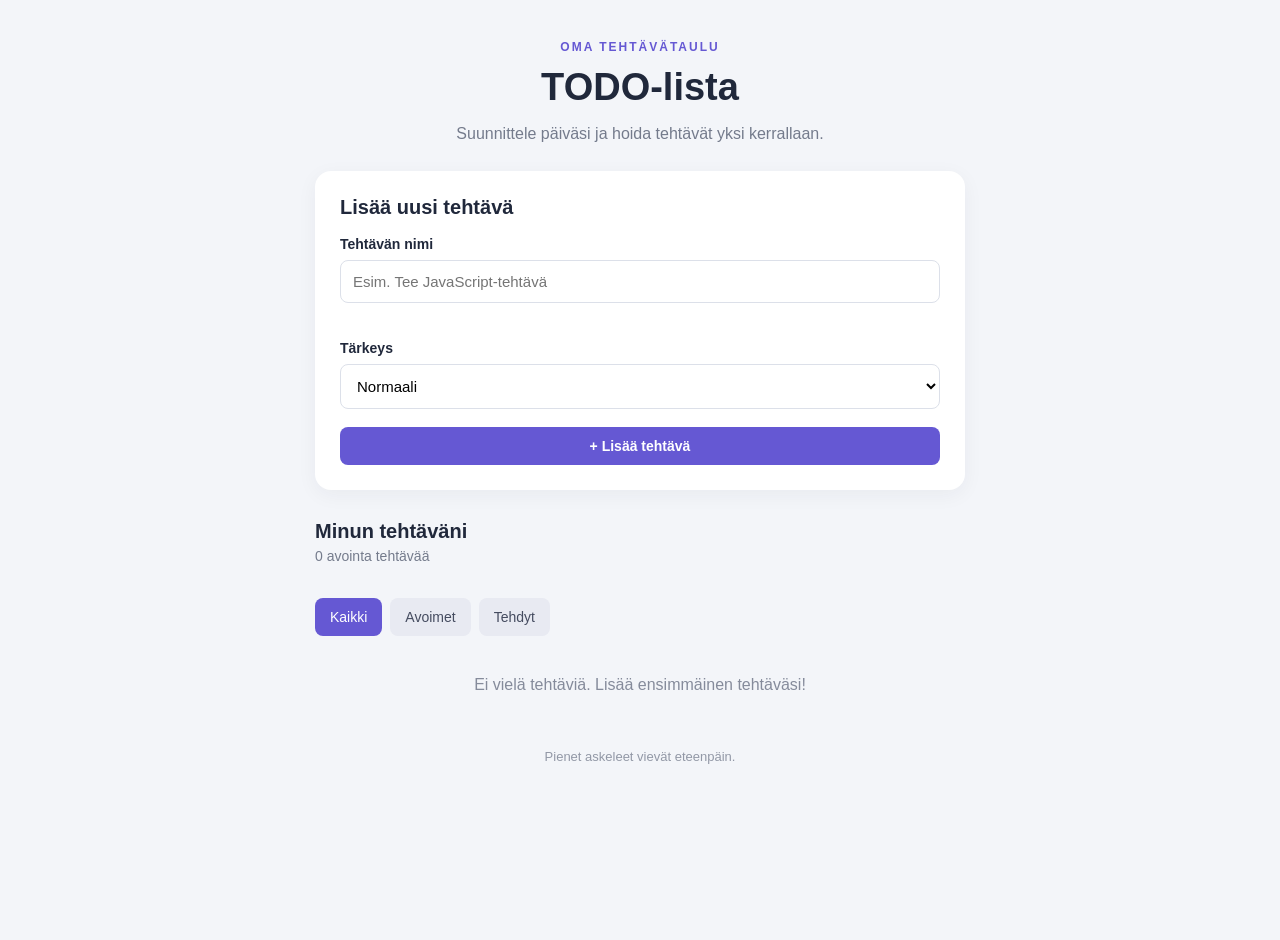
<file: Projekti_1/index.html>
<!DOCTYPE html>
<html lang="fi">
<head>
    <meta charset="UTF-8">
    <meta name="viewport" content="width=device-width, initial-scale=1.0">
    <title>Opiskelu TODO-lista</title>
    <link rel="stylesheet" href="styles.css">
    <script src="script.js" defer></script>
</head>
<body>
    <main class="container">
        <header class="header">
            <p class="eyebrow">OMA TEHTÄVÄTAULU</p>
            <h1>TODO-lista</h1>
            <p>Suunnittele päiväsi ja hoida tehtävät yksi kerrallaan.</p>
        </header>

        <section class="card">
            <h2>Lisää uusi tehtävä</h2>

            <form id="taskForm" novalidate>
                <label for="taskInput">Tehtävän nimi</label>
                <input
                    type="text"
                    id="taskInput"
                    placeholder="Esim. Tee JavaScript-tehtävä"
                    minlength="3"
                    maxlength="100"
                    required
                >
                <small id="errorMessage" class="error" aria-live="polite"></small>

                <label for="priority">Tärkeys</label>
                <select id="priority">
                    <option value="Normaali">Normaali</option>
                    <option value="Tärkeä">Tärkeä</option>
                    <option value="Kiireellinen">Kiireellinen</option>
                </select>

                <button type="submit" class="add-button">
                    + Lisää tehtävä
                </button>
            </form>
        </section>

        <section class="task-section">
            <div class="task-heading">
                <div>
                    <h2>Minun tehtäväni</h2>
                    <p id="taskCounter">0 avointa tehtävää</p>
                </div>
            </div>

            <nav class="filters" aria-label="Tehtävien suodatus">
                <button type="button" class="filter active" data-filter="all">
                    Kaikki
                </button>
                <button type="button" class="filter" data-filter="active">
                    Avoimet
                </button>
                <button type="button" class="filter" data-filter="completed">
                    Tehdyt
                </button>
            </nav>

            <ul id="taskList" class="task-list"></ul>

            <p id="emptyMessage" class="empty-message">
                Ei vielä tehtäviä. Lisää ensimmäinen tehtäväsi!
            </p>
        </section>

        <footer>
            Pienet askeleet vievät eteenpäin.
        </footer>
    </main>
</body>
</html>
</file>
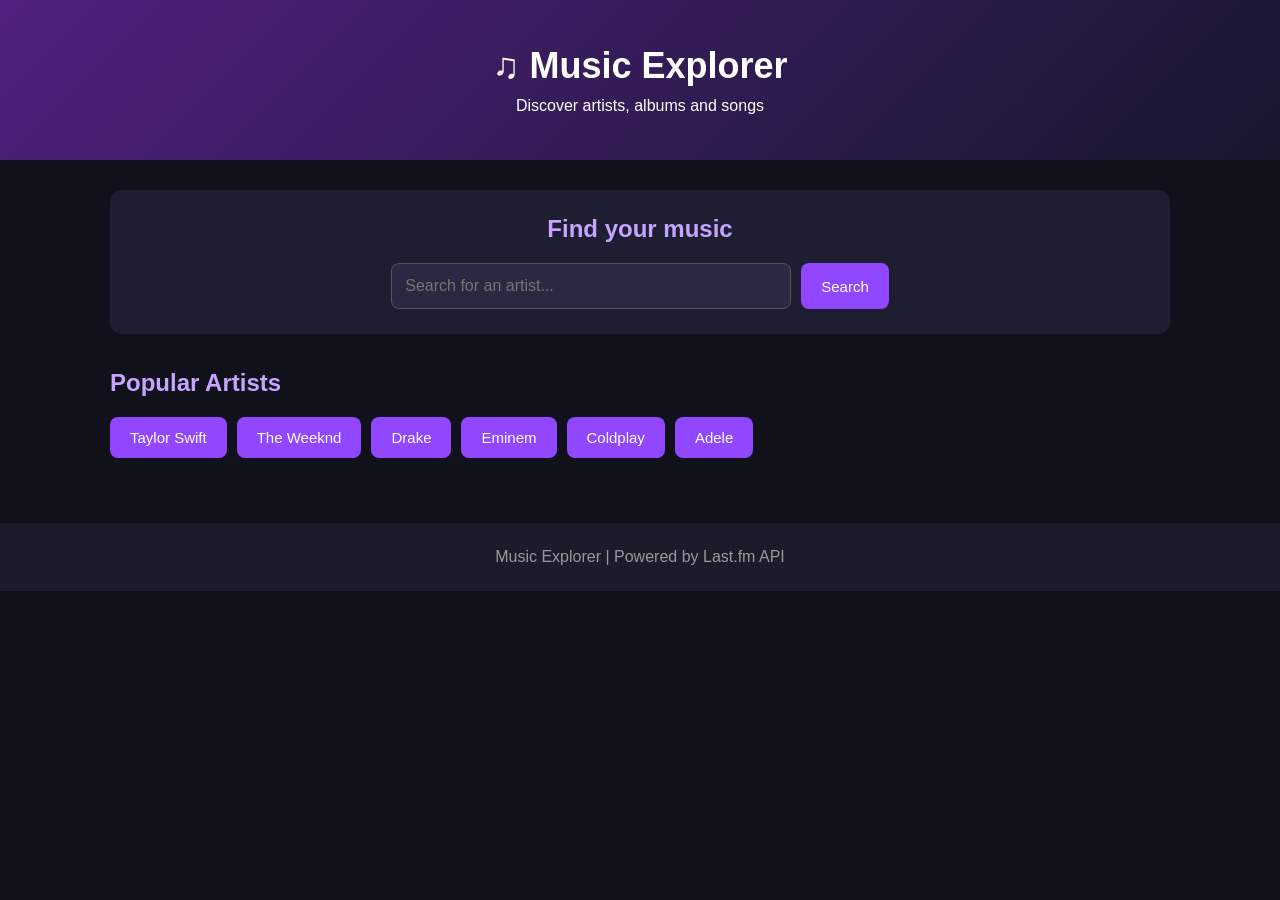
<file: Projekti_2/index.html>
<!DOCTYPE html>
<html lang="en">
<head>
    <meta charset="UTF-8">
    <meta name="viewport" content="width=device-width, initial-scale=1.0">
    <title>Music Explorer</title>
    <link rel="stylesheet" href="style.css">
</head>
<body>

    <header>
        <h1>♫ Music Explorer</h1>
        <p>Discover artists, albums and songs</p>
    </header>

    <main>
        <section class="search-section">
            <h2>Find your music</h2>

            <form id="searchForm">
                <input
                    type="text"
                    id="artistSearch"
                    placeholder="Search for an artist..."
                >
                <button type="submit">Search</button>
            </form>
        </section>

        <section>
            <h2>Popular Artists</h2>
            <div id="artistList" class="artist-list">
                <button data-artist="Taylor Swift">Taylor Swift</button>
                <button data-artist="The Weeknd">The Weeknd</button>
                <button data-artist="Drake">Drake</button>
                <button data-artist="Eminem">Eminem</button>
                <button data-artist="Coldplay">Coldplay</button>
                <button data-artist="Adele">Adele</button>
            </div>
        </section>

        <p id="message"></p>

        <section id="artistSection" hidden>
            <h2 id="artistName"></h2>
            <p id="artistInfo"></p>

            <h2>Albums</h2>
            <div id="albumList" class="album-list"></div>
        </section>

        <section id="albumDetails" hidden>
            <h2 id="albumTitle"></h2>
            <div id="albumContent"></div>
        </section>
    </main>

    <footer>
        <p>Music Explorer | Powered by Last.fm API</p>
    </footer>

    <script src="script.js"></script>
</body>
</html>
</file>
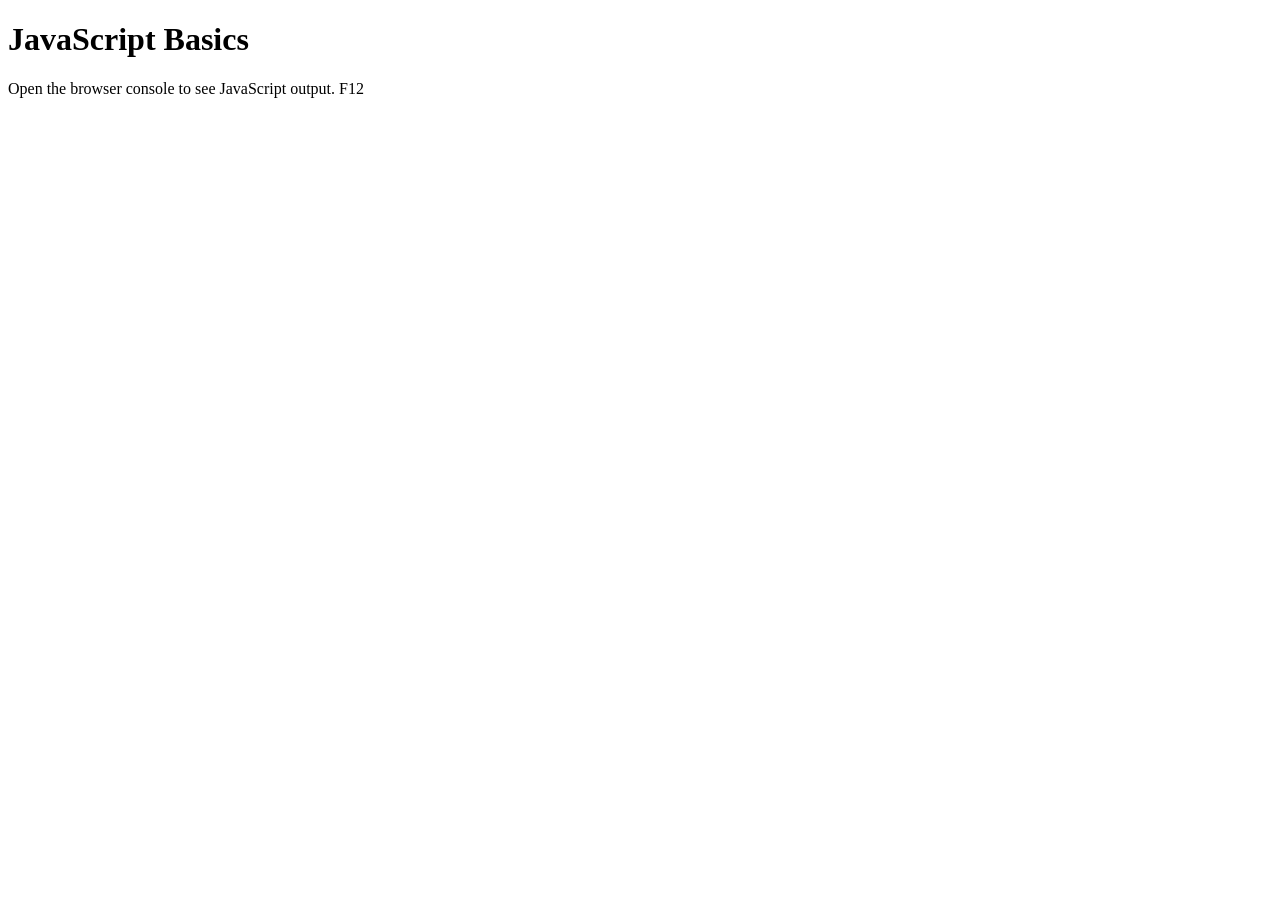
<file: WS02_JavaScript_basic/index.html>
<!DOCTYPE html>
<html lang="en">
<head>
    <meta charset="UTF-8">
    <meta name="viewport" content="width=device-width, initial-scale=1.0">
    <title>JavaScript Basics</title>
</head>

<body>

    <h1>JavaScript Basics</h1>
    <p>Open the browser console to see JavaScript output. F12</p>

    <!--Link to JavaScript file-->
    <script src="js/script.js"></script>
    
</body>
</html>
</file>
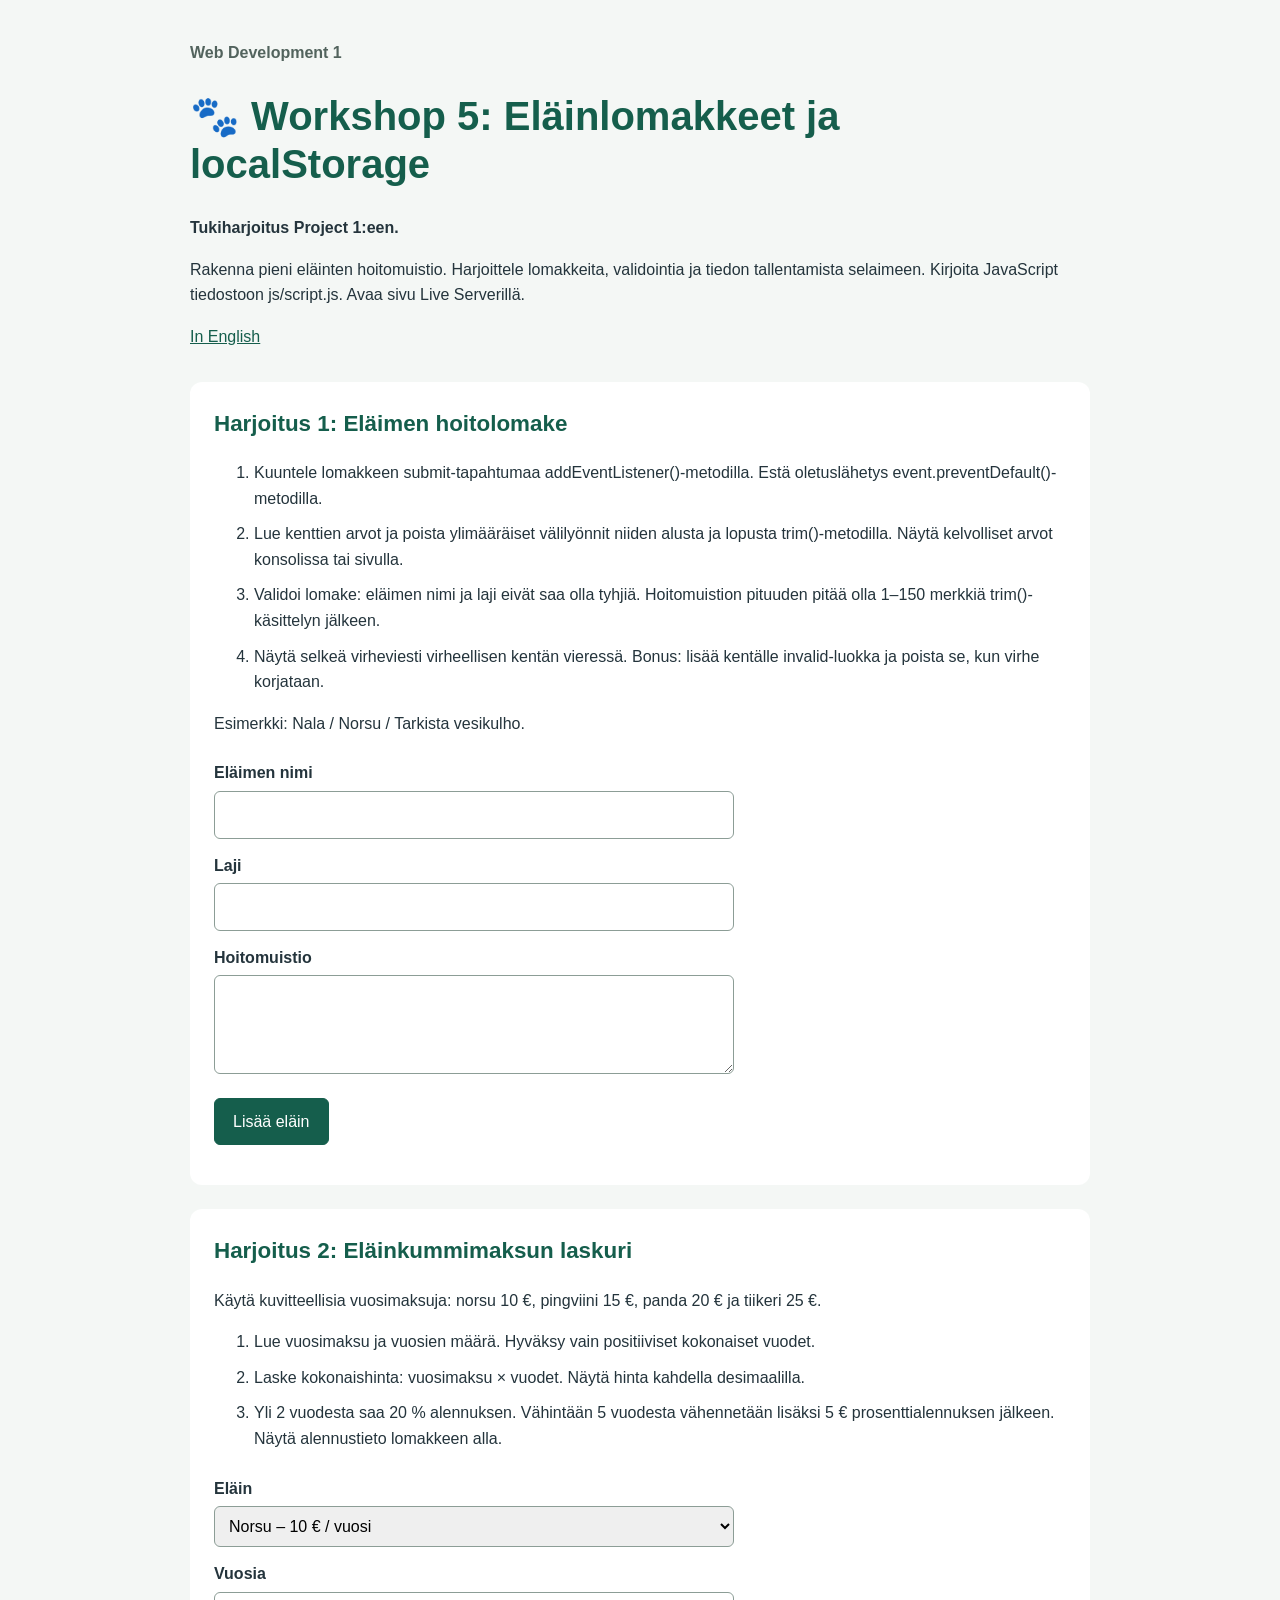
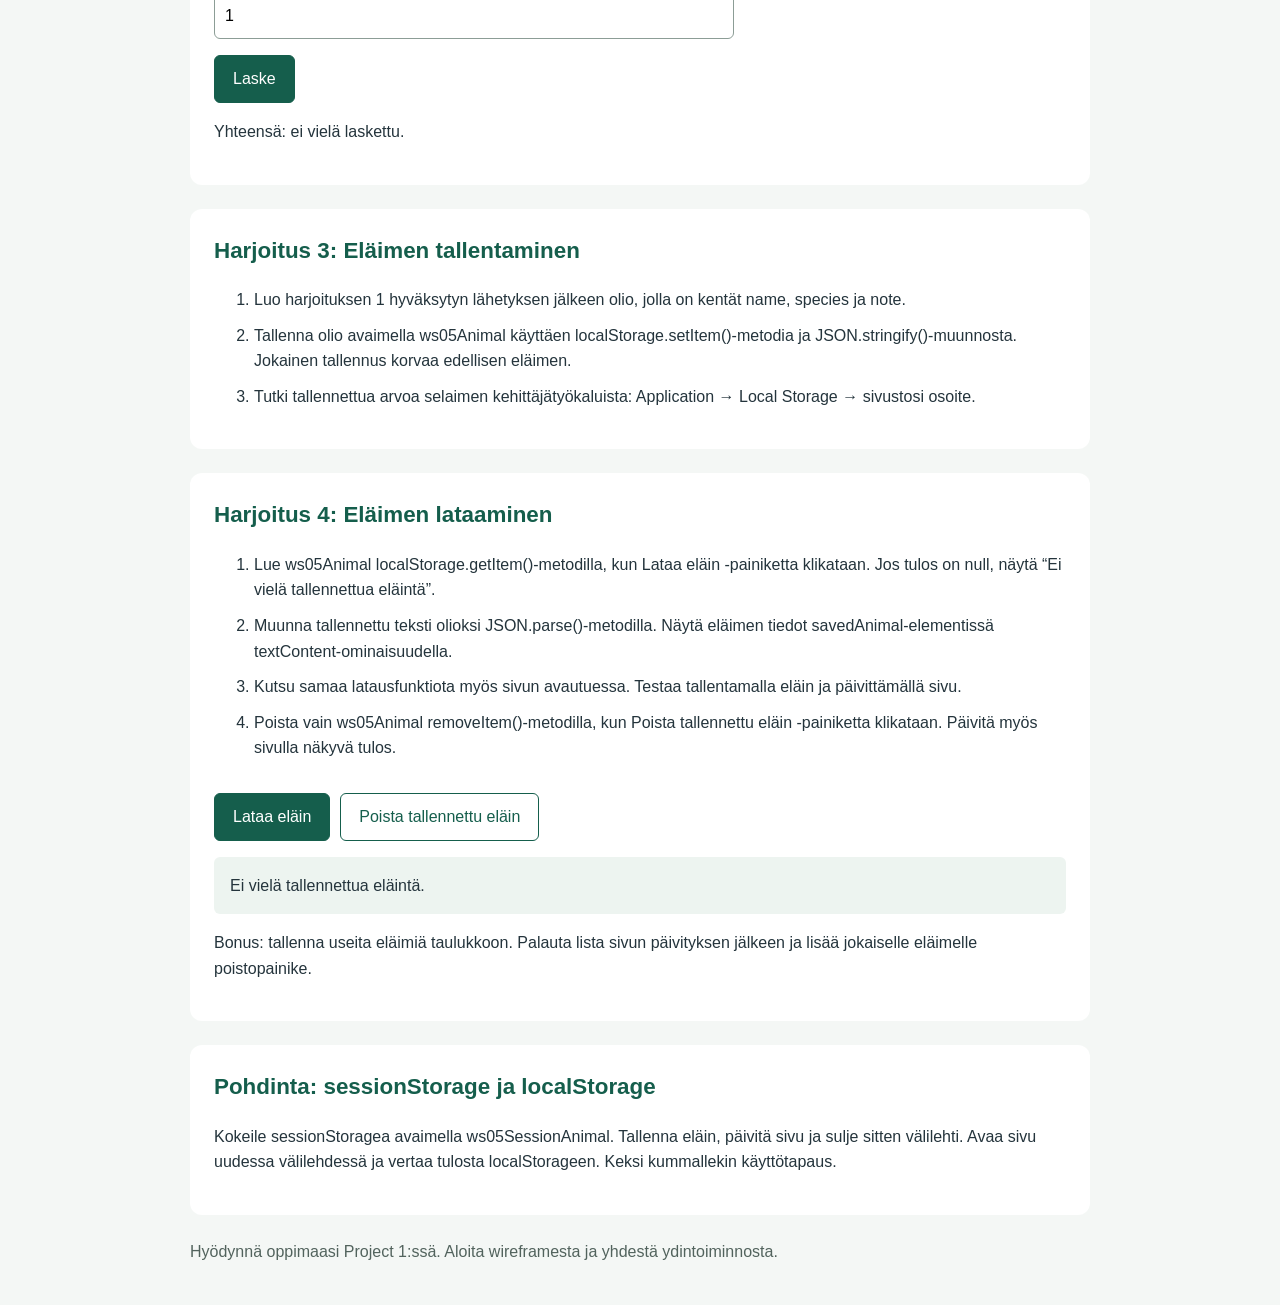
<file: WS05_FLS/index.html>
<!DOCTYPE html>
<html lang="fi">
<head>
  <meta charset="UTF-8">
  <meta name="viewport" content="width=device-width, initial-scale=1.0">
  <title>Workshop 5: Eläinlomakkeet ja localStorage</title>
  <link rel="stylesheet" href="css/styles.css">
  <script src="js/script.js" defer></script>
</head>
<body>
<main>
<header>
  <p class="course">Web Development 1</p>
  <h1>🐾 Workshop 5: Eläinlomakkeet ja localStorage</h1>
  <p class="notice">Tukiharjoitus Project 1:een.</p>
  <p>Rakenna pieni eläinten hoitomuistio. Harjoittele lomakkeita, validointia ja tiedon tallentamista selaimeen. Kirjoita JavaScript tiedostoon js/script.js. Avaa sivu Live Serverillä.</p>
  <a href="index.html" lang="en">In English</a>
</header>
<section>
  <h2>Harjoitus 1: Eläimen hoitolomake</h2>
  <ol><li>Kuuntele lomakkeen submit-tapahtumaa addEventListener()-metodilla. Estä oletuslähetys event.preventDefault()-metodilla.</li><li>Lue kenttien arvot ja poista ylimääräiset välilyönnit niiden alusta ja lopusta trim()-metodilla. Näytä kelvolliset arvot konsolissa tai sivulla.</li><li>Validoi lomake: eläimen nimi ja laji eivät saa olla tyhjiä. Hoitomuistion pituuden pitää olla 1–150 merkkiä trim()-käsittelyn jälkeen.</li><li>Näytä selkeä virheviesti virheellisen kentän vieressä. Bonus: lisää kentälle invalid-luokka ja poista se, kun virhe korjataan.</li></ol>
  <p>Esimerkki: Nala / Norsu / Tarkista vesikulho.</p>
  <!-- novalidate allows students to practise JavaScript validation. -->
  <form id="animalForm" novalidate>
    <label for="animalName">Eläimen nimi</label>
    <input id="animalName" name="name" type="text" required aria-describedby="nameError">
    <span id="nameError" class="error" aria-live="polite"></span>
    <label for="animalSpecies">Laji</label>
    <input id="animalSpecies" name="species" type="text" required aria-describedby="speciesError">
    <span id="speciesError" class="error" aria-live="polite"></span>
    <label for="careNote">Hoitomuistio</label>
    <textarea id="careNote" name="note" rows="3" required aria-describedby="noteError"></textarea>
    <span id="noteError" class="error" aria-live="polite"></span>
    <button type="submit">Lisää eläin</button>
  </form>
  <p id="formResult" role="status"></p>
</section>
<section>
  <h2>Harjoitus 2: Eläinkummimaksun laskuri</h2>
  <p>Käytä kuvitteellisia vuosimaksuja: norsu 10 €, pingviini 15 €, panda 20 € ja tiikeri 25 €.</p>
  <ol><li>Lue vuosimaksu ja vuosien määrä. Hyväksy vain positiiviset kokonaiset vuodet.</li><li>Laske kokonaishinta: vuosimaksu × vuodet. Näytä hinta kahdella desimaalilla.</li><li>Yli 2 vuodesta saa 20 % alennuksen. Vähintään 5 vuodesta vähennetään lisäksi 5 € prosenttialennuksen jälkeen. Näytä alennustieto lomakkeen alla.</li></ol>
  <form id="sponsorForm">
    <label for="animalType">Eläin</label>
    <select id="animalType" name="type"><option value="10">Norsu – 10 € / vuosi</option><option value="15">Pingviini – 15 € / vuosi</option><option value="20">Panda – 20 € / vuosi</option><option value="25">Tiikeri – 25 € / vuosi</option></select>
    <label for="years">Vuosia</label>
    <input id="years" name="years" type="number" min="1" step="1" value="1" required>
    <button type="submit">Laske</button>
  </form>
  <p id="cost" role="status">Yhteensä: ei vielä laskettu.</p>
  <p id="discountMessage" aria-live="polite"></p>
</section>
<section>
  <h2>Harjoitus 3: Eläimen tallentaminen</h2>
  <ol><li>Luo harjoituksen 1 hyväksytyn lähetyksen jälkeen olio, jolla on kentät name, species ja note.</li><li>Tallenna olio avaimella ws05Animal käyttäen localStorage.setItem()-metodia ja JSON.stringify()-muunnosta. Jokainen tallennus korvaa edellisen eläimen.</li><li>Tutki tallennettua arvoa selaimen kehittäjätyökaluista: Application → Local Storage → sivustosi osoite.</li></ol>
</section>
<section>
  <h2>Harjoitus 4: Eläimen lataaminen</h2>
  <ol><li>Lue ws05Animal localStorage.getItem()-metodilla, kun Lataa eläin -painiketta klikataan. Jos tulos on null, näytä “Ei vielä tallennettua eläintä”.</li><li>Muunna tallennettu teksti olioksi JSON.parse()-metodilla. Näytä eläimen tiedot savedAnimal-elementissä textContent-ominaisuudella.</li><li>Kutsu samaa latausfunktiota myös sivun avautuessa. Testaa tallentamalla eläin ja päivittämällä sivu.</li><li>Poista vain ws05Animal removeItem()-metodilla, kun Poista tallennettu eläin -painiketta klikataan. Päivitä myös sivulla näkyvä tulos.</li></ol>
  <div class="actions">
    <button type="button" id="loadAnimal">Lataa eläin</button>
    <button type="button" id="clearAnimal" class="secondary">Poista tallennettu eläin</button>
  </div>
  <p id="savedAnimal" class="saved" role="status">Tallennetun eläimen tiedot näkyvät tässä.</p>
  <p>Bonus: tallenna useita eläimiä taulukkoon. Palauta lista sivun päivityksen jälkeen ja lisää jokaiselle eläimelle poistopainike.</p>
</section>
<section>
  <h2>Pohdinta: sessionStorage ja localStorage</h2>
  <p>Kokeile sessionStoragea avaimella ws05SessionAnimal. Tallenna eläin, päivitä sivu ja sulje sitten välilehti. Avaa sivu uudessa välilehdessä ja vertaa tulosta localStorageen. Keksi kummallekin käyttötapaus.</p>
</section>
<footer><p>Hyödynnä oppimaasi Project 1:ssä. Aloita wireframesta ja yhdestä ydintoiminnosta.</p></footer>
</main>
</body>
</html>
</file>
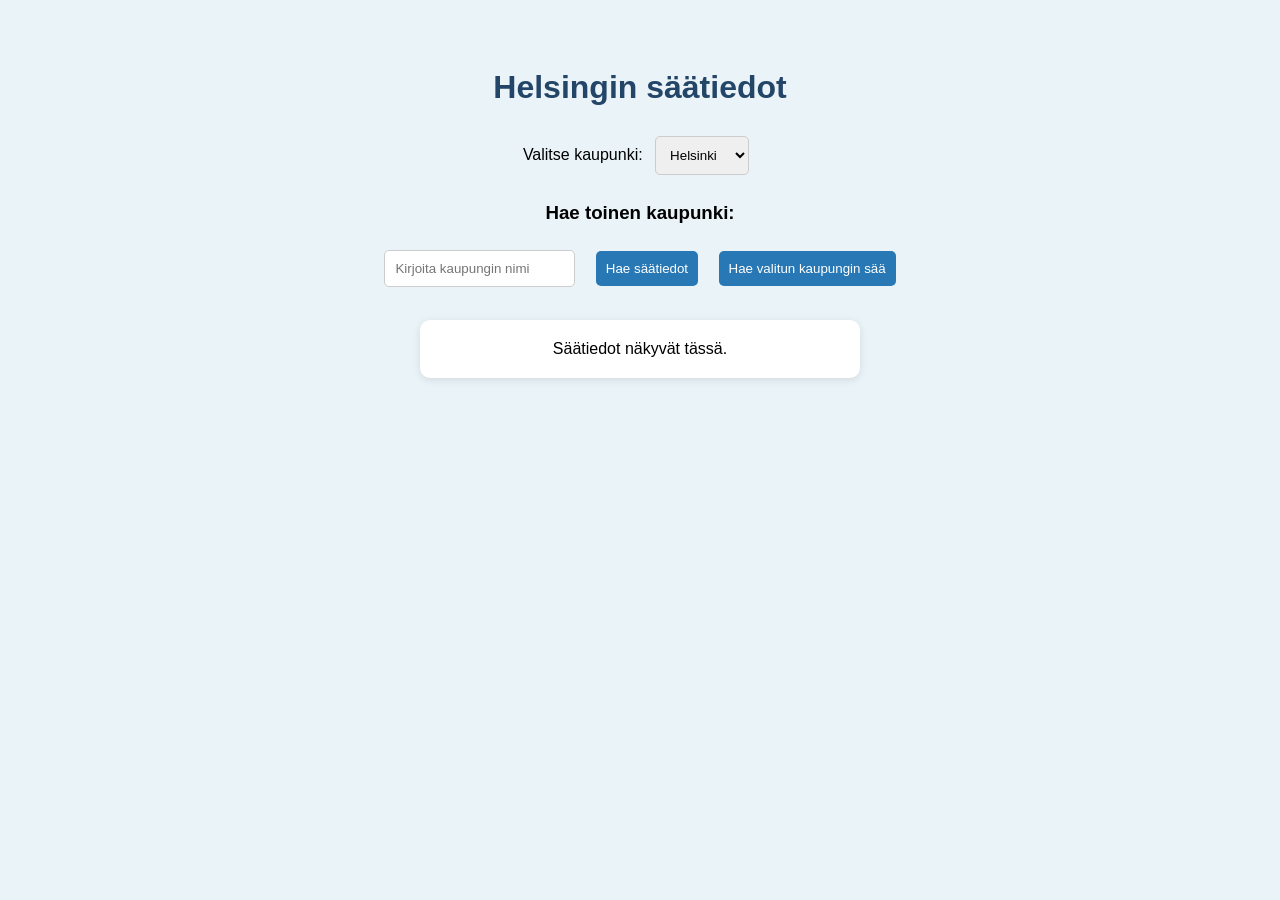
<file: WS08_LMX/index.html>
<!DOCTYPE html>
<html lang="fi">
<head>
    <meta charset="UTF-8">
    <meta name="viewport" content="width=device-width, initial-scale=1.0">
    <title>Säätiedot</title>
    <link rel="stylesheet" href="css/styles.css">
    <script src="js/script.js" defer></script>
</head>
<body>

    <h1>Helsingin säätiedot</h1>

    <label for="citySelect">Valitse kaupunki:</label>
    <select id="citySelect">
        <option value="Helsinki">Helsinki</option>
        <option value="Vantaa">Vantaa</option>
        <option value="Espoo">Espoo</option>
        <option value="Tampere">Tampere</option>
        <option value="Turku">Turku</option>
    </select>

    <h3>Hae toinen kaupunki:</h3>

    <input type="text" id="cityInput" placeholder="Kirjoita kaupungin nimi">
    <button id="searchCity">Hae säätiedot</button>

    <button id="fetchWeather">Hae valitun kaupungin sää</button>

    <div id="weatherdata">
        Säätiedot näkyvät tässä.
    </div>

</body>
</html>
</file>
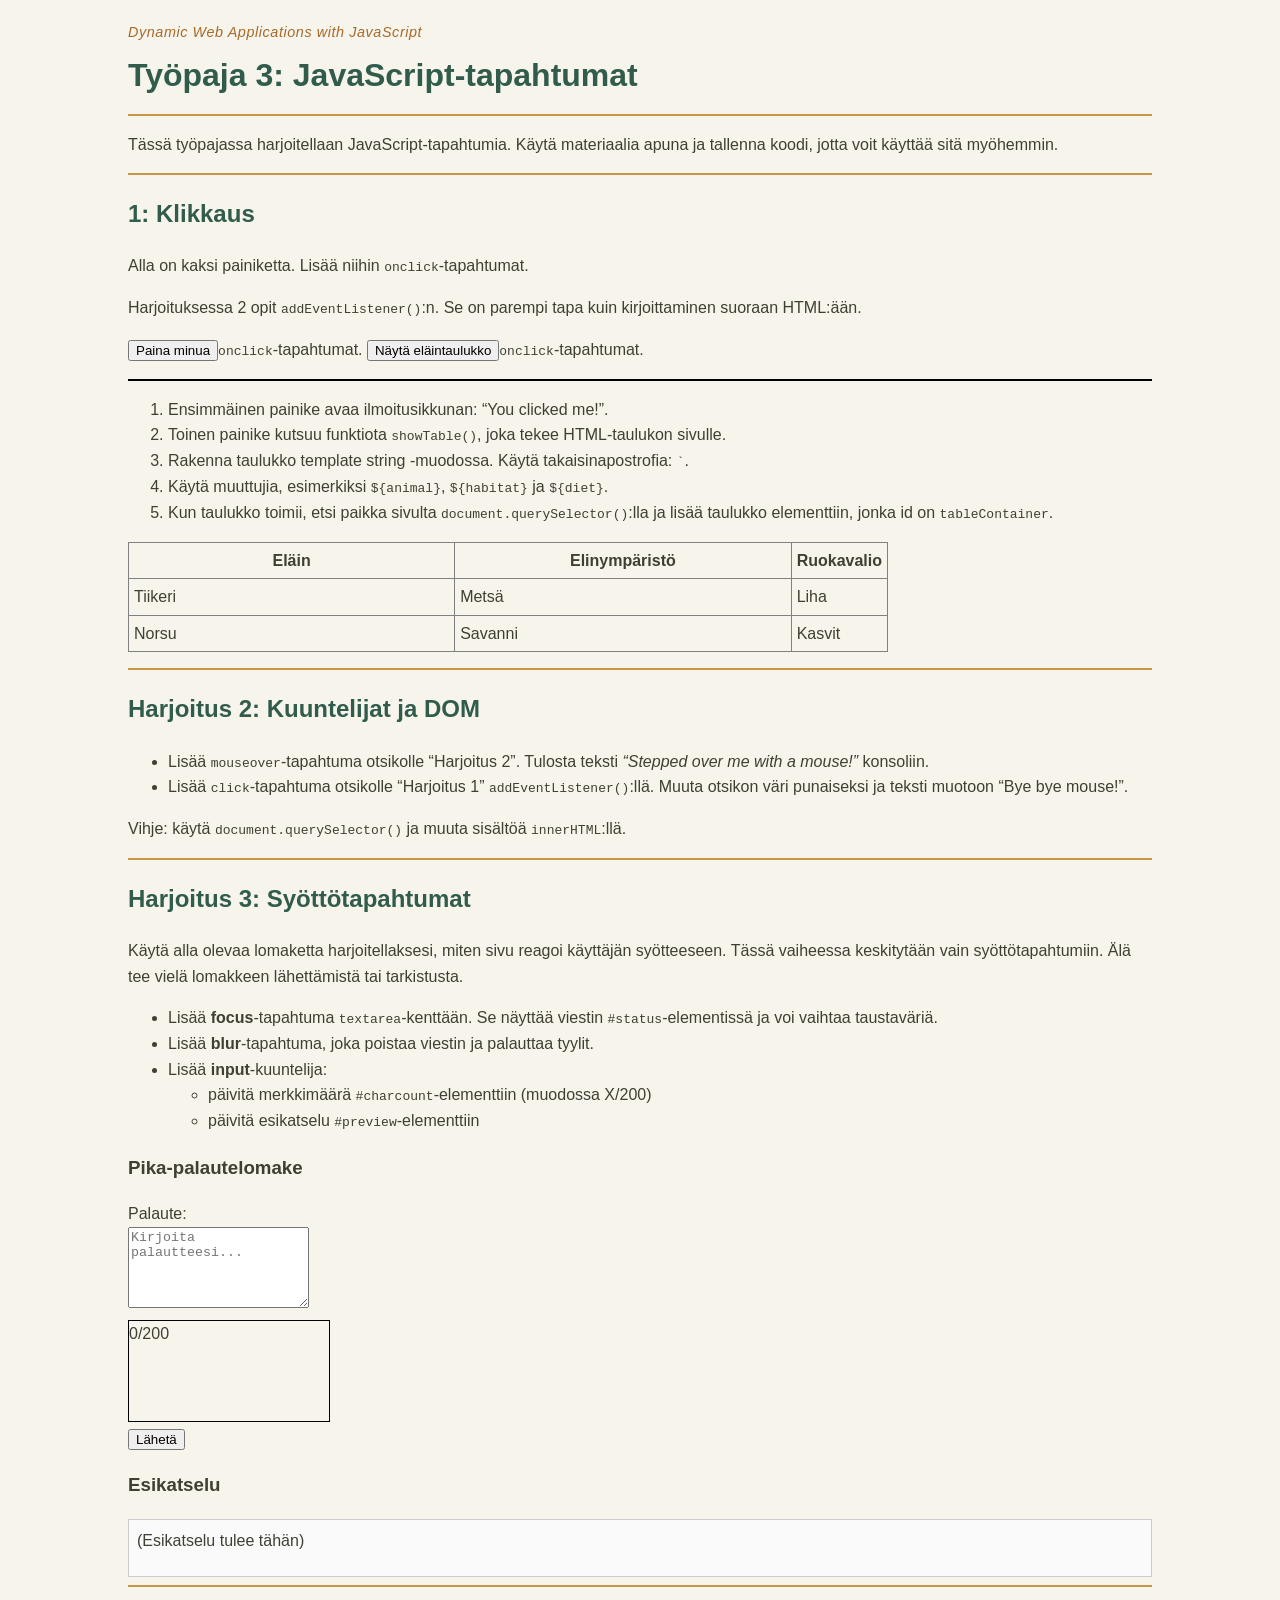
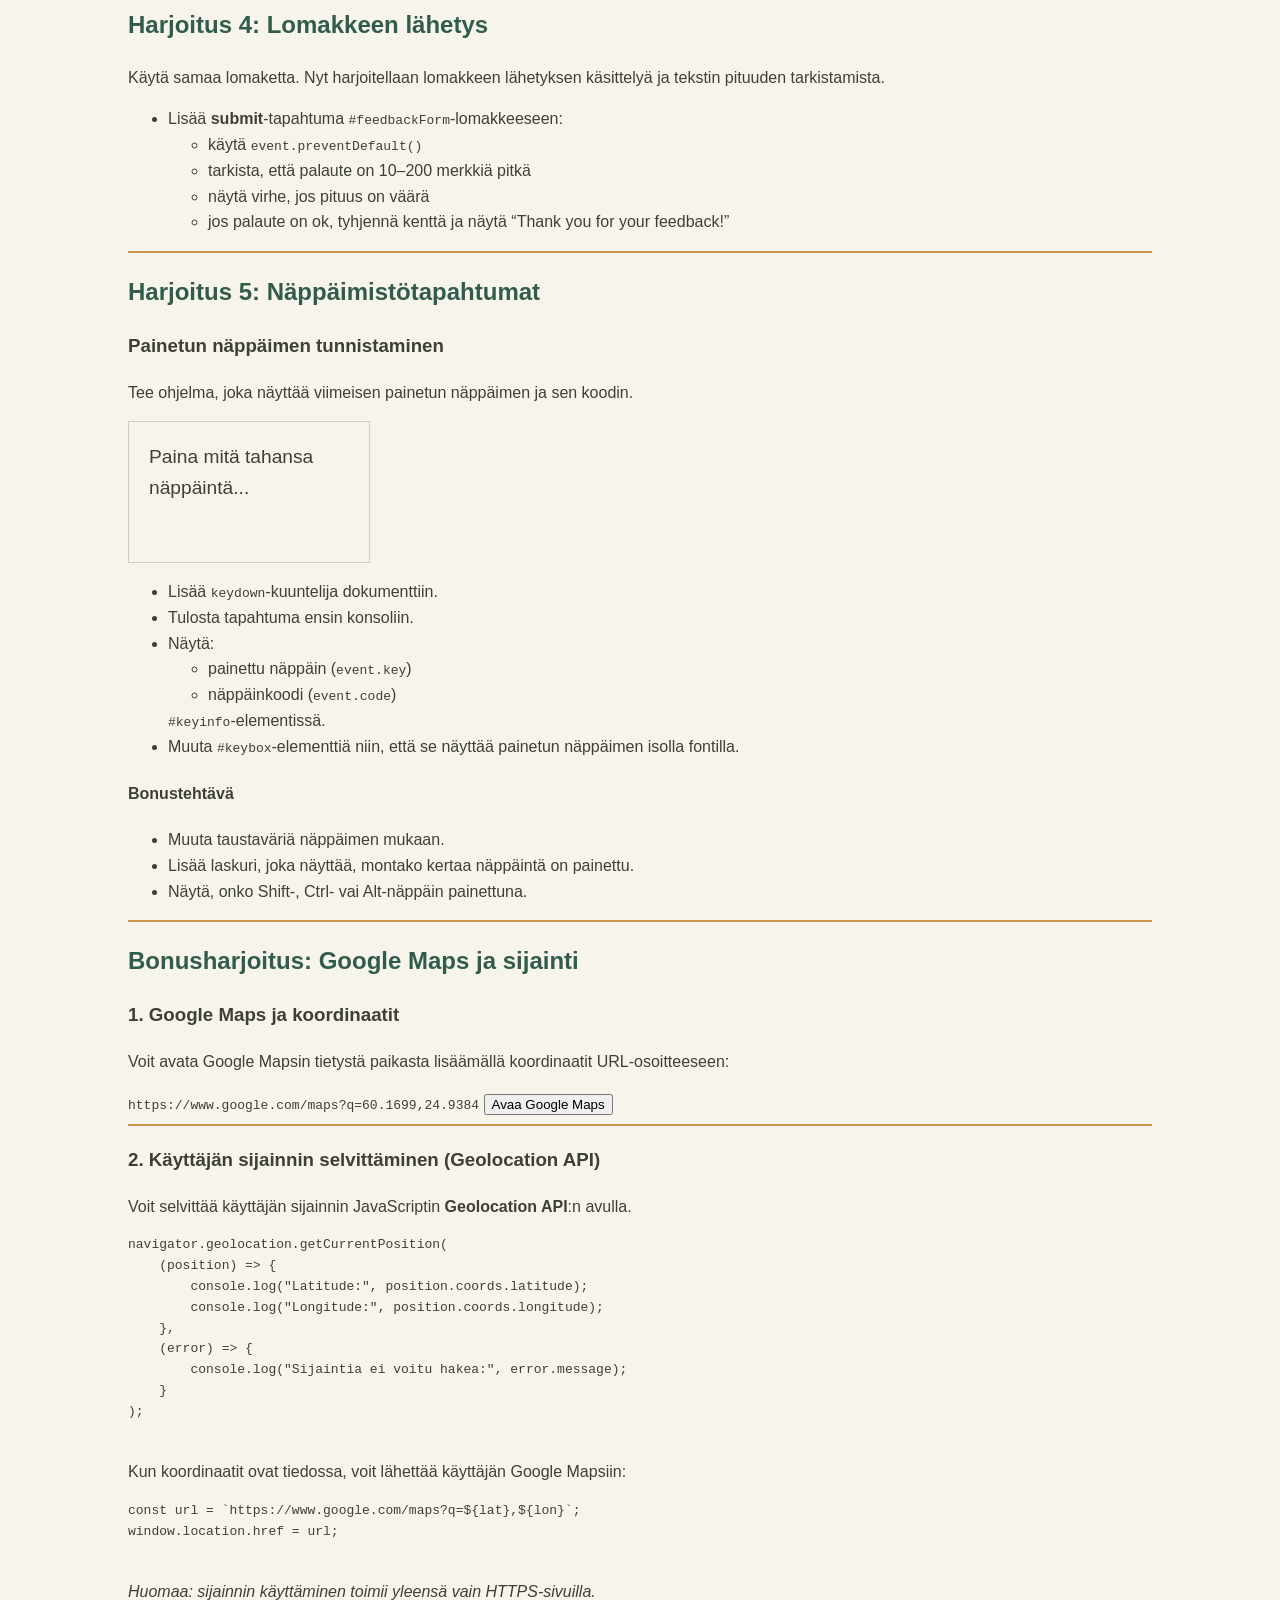
<file: WS03_JS_events/Workshop03-Fin.html>
<!DOCTYPE html>
<html lang="fi">
<head>
    <meta charset="utf-8">
    <title>Työpaja 3</title>
    <link rel="stylesheet" href="css/styles.css">
    <script src="js/script.js" defer></script>
</head>

<body class="ws3">
    <h1>Työpaja 3: JavaScript-tapahtumat</h1>
    <hr>
    <p>
        Tässä työpajassa harjoitellaan JavaScript-tapahtumia.
        Käytä materiaalia apuna ja tallenna koodi, jotta voit käyttää sitä myöhemmin.
    </p>
    <hr>

    <!-- Harjoitus 1 -->
    <h2 id="h1"> 1: Klikkaus</h2>
    <p>Alla on kaksi painiketta. Lisää niihin <code>onclick</code>-tapahtumat.</p>
    <p>Harjoituksessa 2 opit <code>addEventListener()</code>:n. Se on parempi tapa kuin kirjoittaminen suoraan HTML:ään.</p>

    <p>
        <button id="paina_minua"> Paina minua</button><code>onclick</code>-tapahtumat.
        <button id="btnTable">Näytä eläintaulukko</button><code>onclick</code>-tapahtumat.
    </p>

    <div id="tableContainer"></div>

    <ol>
        <li>Ensimmäinen painike avaa ilmoitusikkunan: “You clicked me!”.</li>
        <li>Toinen painike kutsuu funktiota <code>showTable()</code>, joka tekee HTML-taulukon sivulle.</li>
        <li>Rakenna taulukko template string -muodossa. Käytä takaisinapostrofia: <code>`</code>.</li>
        <li>Käytä muuttujia, esimerkiksi <code>${animal}</code>, <code>${habitat}</code> ja <code>${diet}</code>.</li>
        <li>Kun taulukko toimii, etsi paikka sivulta <code>document.querySelector()</code>:lla ja lisää taulukko elementtiin, jonka id on <code>tableContainer</code>.</li>
    </ol>

    <table id="example" class="display">
        <thead>
            <tr>
                <th>Eläin</th>
                <th>Elinympäristö</th>
                <th>Ruokavalio</th>
            </tr>
        </thead>
        <tbody>
            <tr>
                <td>Tiikeri</td>
                <td>Metsä</td>
                <td>Liha</td>
            </tr>
            <tr>
                <td>Norsu</td>
                <td>Savanni</td>
                <td>Kasvit</td>
            </tr>
        </tbody>
    </table>

    <hr>

    <!-- Harjoitus 2 -->
    <h2 id="h2">Harjoitus 2: Kuuntelijat ja DOM</h2>
    <ul>
        <li>Lisää <code>mouseover</code>-tapahtuma otsikolle “Harjoitus 2”. Tulosta teksti <em>“Stepped over me with a mouse!”</em> konsoliin.</li>
        <li>Lisää <code>click</code>-tapahtuma otsikolle “Harjoitus 1” <code>addEventListener()</code>:llä. Muuta otsikon väri punaiseksi ja teksti muotoon “Bye bye mouse!”.</li>
    </ul>
    <p>Vihje: käytä <code>document.querySelector()</code> ja muuta sisältöä <code>innerHTML</code>:llä.</p>

    <hr>

    <!-- Harjoitus 3 -->
    <h2>Harjoitus 3: Syöttötapahtumat</h2>
    <p>
        Käytä alla olevaa lomaketta harjoitellaksesi, miten sivu reagoi käyttäjän syötteeseen.
        Tässä vaiheessa keskitytään vain syöttötapahtumiin. Älä tee vielä lomakkeen lähettämistä tai tarkistusta.
    </p>

    <ul>
        <li>Lisää <strong>focus</strong>-tapahtuma <code>textarea</code>-kenttään. Se näyttää viestin <code>#status</code>-elementissä ja voi vaihtaa taustaväriä.</li>
        <li>Lisää <strong>blur</strong>-tapahtuma, joka poistaa viestin ja palauttaa tyylit.</li>
        <li>Lisää <strong>input</strong>-kuuntelija:
            <ul>
                <li>päivitä merkkimäärä <code>#charcount</code>-elementtiin (muodossa X/200)</li>
                <li>päivitä esikatselu <code>#preview</code>-elementtiin</li>
            </ul>
        </li>
    </ul>

    <h3>Pika-palautelomake</h3>

    <form id="feedbackForm" novalidate>
        <label for="feedback">Palaute:</label><br>
        <textarea id="feedback" placeholder="Kirjoita palautteesi..." rows="5"></textarea><br>

        <div style="margin: 4px 0;">
            <span id="charcount">0/200</span>
            <span id="status" aria-live="polite" style="margin-left: 8px; color: #666;"></span>
        </div>

        <button id="sendBtn" type="submit">Lähetä</button>
    </form>

    <h3>Esikatselu</h3>
    <div id="preview" style="border: 1px solid #ccc; padding: 8px; min-height: 40px; background: #fafafa;">
        (Esikatselu tulee tähän)
    </div>

    <hr>

    <!-- Harjoitus 4 -->
    <h2>Harjoitus 4: Lomakkeen lähetys</h2>
    <p>
        Käytä samaa lomaketta. Nyt harjoitellaan lomakkeen lähetyksen käsittelyä ja tekstin pituuden tarkistamista.
    </p>

    <ul>
        <li>Lisää <strong>submit</strong>-tapahtuma <code>#feedbackForm</code>-lomakkeeseen:
            <ul>
                <li>käytä <code>event.preventDefault()</code></li>
                <li>tarkista, että palaute on 10–200 merkkiä pitkä</li>
                <li>näytä virhe, jos pituus on väärä</li>
                <li>jos palaute on ok, tyhjennä kenttä ja näytä “Thank you for your feedback!”</li>
            </ul>
        </li>
    </ul>

    <hr>

    <!-- Harjoitus 5 -->
    <h2>Harjoitus 5: Näppäimistötapahtumat</h2>

    <h3>Painetun näppäimen tunnistaminen</h3>

    <p>
        Tee ohjelma, joka näyttää viimeisen painetun näppäimen ja sen koodin.
    </p>

    <div id="keybox" style="padding: 20px; border: 1px solid #ccc; font-size: 1.2em;">
        Paina mitä tahansa näppäintä...
    </div>

    <p id="keyinfo"></p>

    <ul>
        <li>Lisää <code>keydown</code>-kuuntelija dokumenttiin.</li>
        <li>Tulosta tapahtuma ensin konsoliin.</li>
        <li>Näytä:
            <ul>
                <li>painettu näppäin (<code>event.key</code>)</li>
                <li>näppäinkoodi (<code>event.code</code>)</li>
            </ul>
            <code>#keyinfo</code>-elementissä.
        </li>
        <li>
            Muuta <code>#keybox</code>-elementtiä niin, että se näyttää painetun näppäimen isolla fontilla.
        </li>
    </ul>

    <h4>Bonustehtävä</h4>
    <ul>
        <li>Muuta taustaväriä näppäimen mukaan.</li>
        <li>Lisää laskuri, joka näyttää, montako kertaa näppäintä on painettu.</li>
        <li>Näytä, onko Shift-, Ctrl- vai Alt-näppäin painettuna.</li>
    </ul>

    <hr>

    <!-- Bonusharjoitus -->
    <h2>Bonusharjoitus: Google Maps ja sijainti</h2>

    <h3>1. Google Maps ja koordinaatit</h3>
    <p>
        Voit avata Google Mapsin tietystä paikasta lisäämällä koordinaatit URL-osoitteeseen:
    </p>
    <code>https://www.google.com/maps?q=60.1699,24.9384</code>
    <button id="openMapsBtn">Avaa Google Maps</button>
    <hr>

    <h3>2. Käyttäjän sijainnin selvittäminen (Geolocation API)</h3>
    <p>
        Voit selvittää käyttäjän sijainnin JavaScriptin <strong>Geolocation API</strong>:n avulla.
    </p>

    <pre>
navigator.geolocation.getCurrentPosition(
    (position) => {
        console.log("Latitude:", position.coords.latitude);
        console.log("Longitude:", position.coords.longitude);
    },
    (error) => {
        console.log("Sijaintia ei voitu hakea:", error.message);
    }
);
    </pre>

    <p>Kun koordinaatit ovat tiedossa, voit lähettää käyttäjän Google Mapsiin:</p>

    <pre>
const url = `https://www.google.com/maps?q=${lat},${lon}`;
window.location.href = url;
    </pre>

    <p><em>Huomaa: sijainnin käyttäminen toimii yleensä vain HTTPS-sivuilla.</em></p>

</body>
</html>
</file>
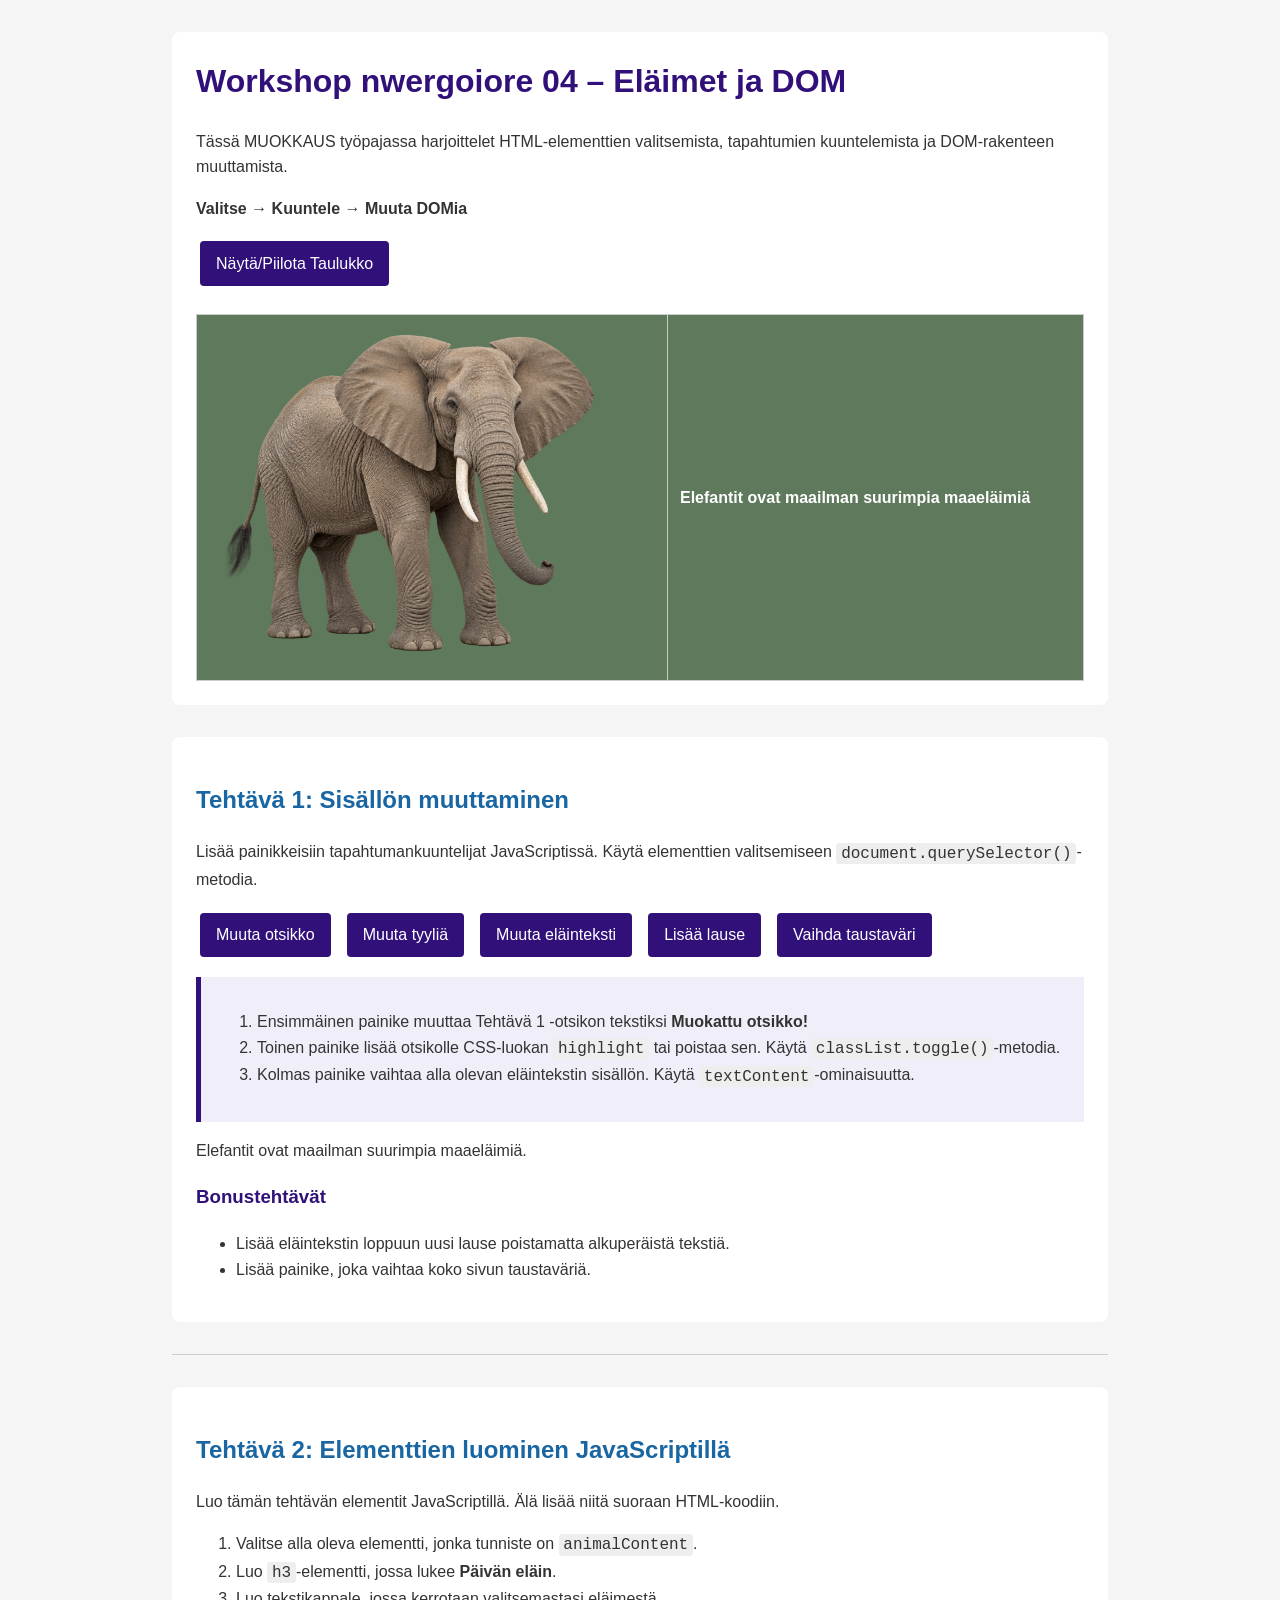
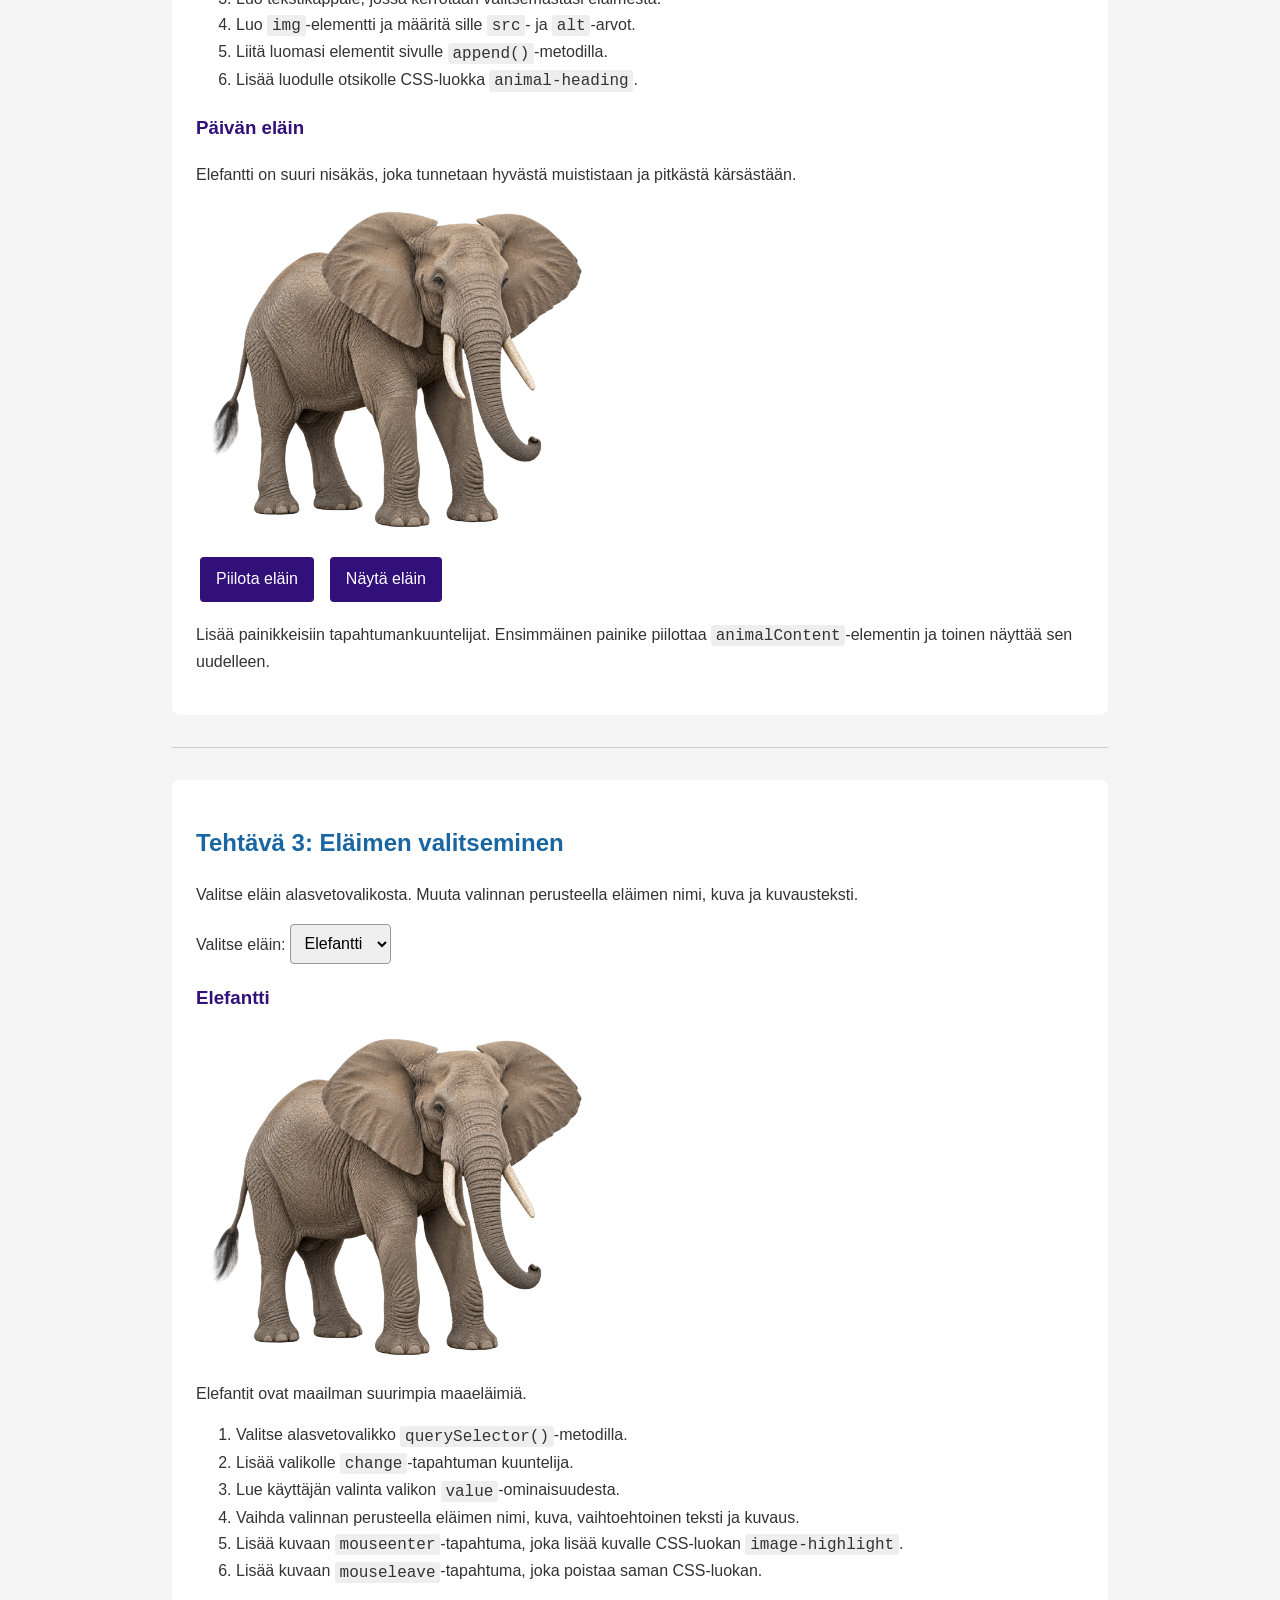
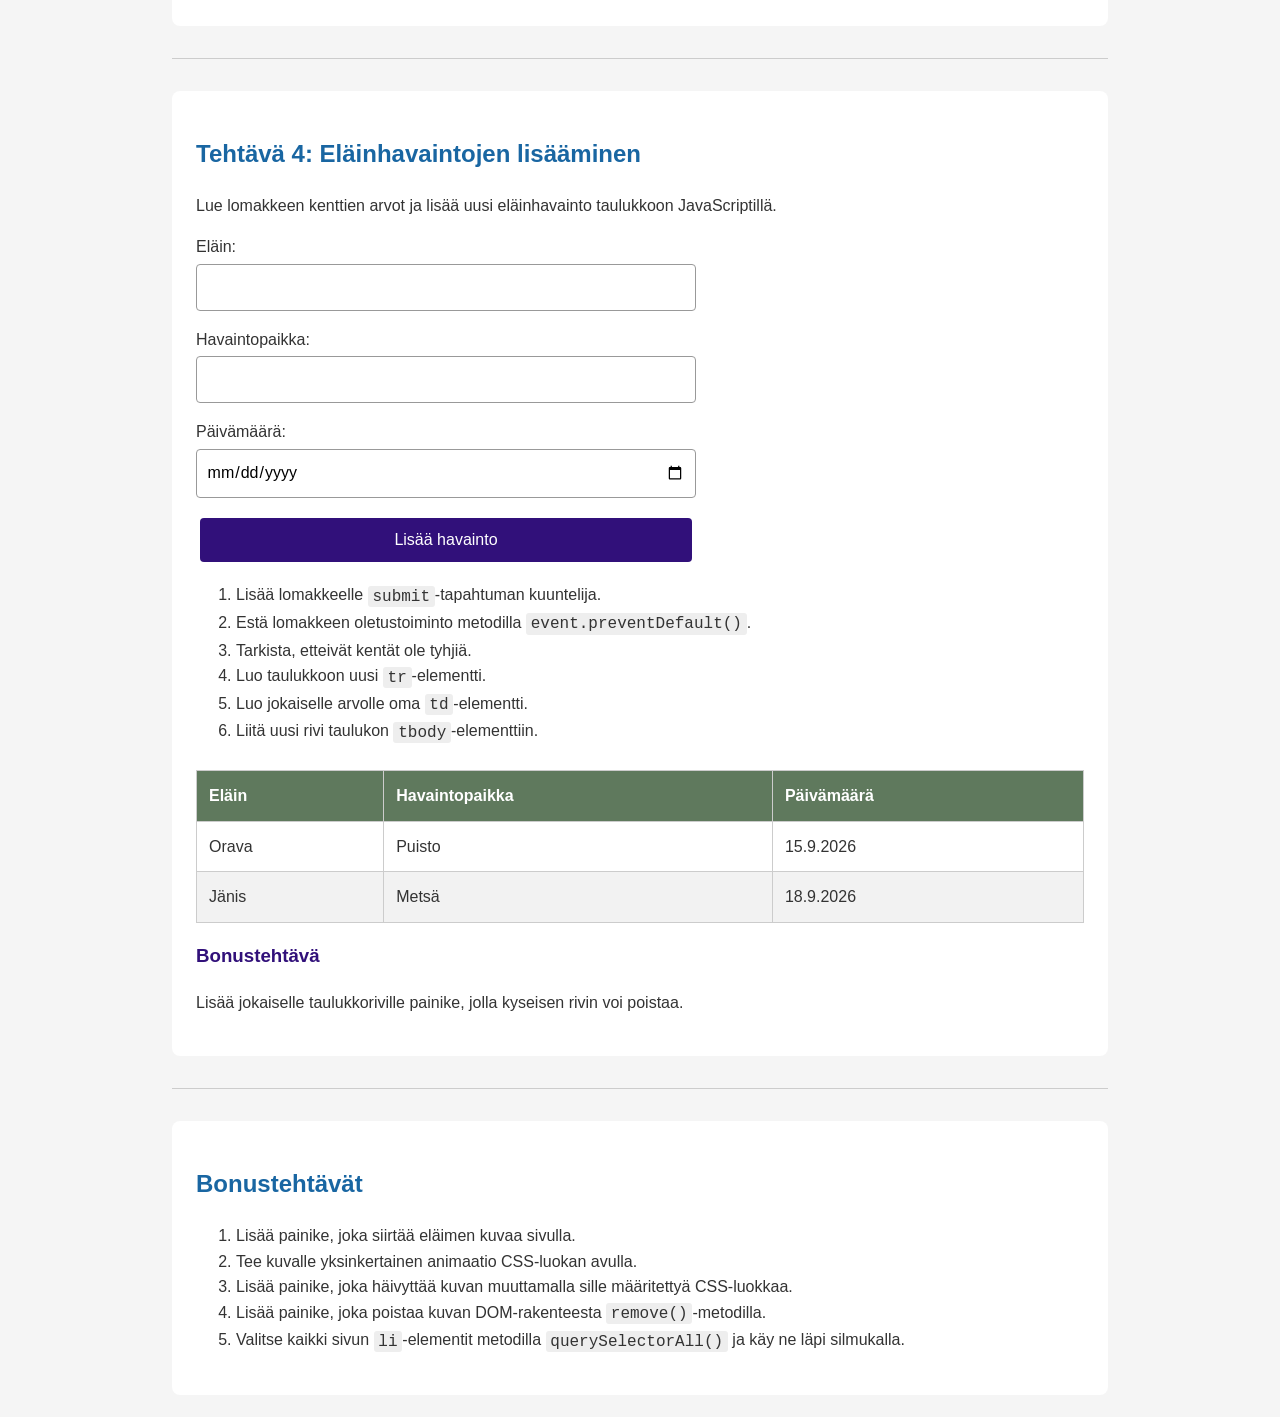
<file: WS04_DOM/workshop04.html>
<!DOCTYPE html>
<html lang="fi">

<head>
    <meta charset="UTF-8">
    <meta name="viewport" content="width=device-width, initial-scale=1.0">

    <title>Workshop 04 – DOM-H(FHE()HE)(H</title>

    <link rel="stylesheet" href="css/styles.css">
    <script src="js/script.js" defer></script>
</head>

<body>
    <header>
        <h1 id="mainHeading">Workshop nwergoiore 04 – Eläimet ja DOM</h1>

        <p>
            Tässä MUOKKAUS työpajassa harjoittelet HTML-elementtien valitsemista,
            tapahtumien kuuntelemista ja DOM-rakenteen muuttamista.
        </p>

        <p>
            <strong>Valitse → Kuuntele → Muuta DOMia</strong>
        </p>

        <p>
            <button id="animalButton">Näytä/Piilota Taulukko</button>
        </p>


        <table id="animalTable">
            <thead>
                <tr>
                    <th><img
                    src="images/elephant.png" width="400px"
                    alt="Elefantti"
                ></th>
                    <th>Elefantit ovat maailman suurimpia maaeläimiä</th>

                </tr>

            </thead>

        </table>


    </header>

    <main>
        <!-- TEHTÄVÄ 1 -->
        <section>
            <h2 id="taskOneHeading">Tehtävä 1: Sisällön muuttaminen</h2>

            <p>
                Lisää painikkeisiin tapahtumankuuntelijat JavaScriptissä.
                Käytä elementtien valitsemiseen
                <code>document.querySelector()</code>-metodia.
            </p>

            <div class="buttons">
                <button id="changeHeadingButton">
                    Muuta otsikko
                </button>

                <button id="changeStyleButton">
                    Muuta tyyliä
                </button>

                <button id="changeTextButton">
                    Muuta eläinteksti
                </button>
            
                <button id="addSentenceButton">
                    Lisää lause
                </button>

                <button id="changeBackgroundButton">
                    Vaihda taustaväri
                </button>
            </div>

            <div class="instructions">
                <ol>
                    <li>
                        Ensimmäinen painike muuttaa Tehtävä 1 -otsikon tekstiksi
                        <strong>Muokattu otsikko!</strong>
                    </li>

                    <li>
                        Toinen painike lisää otsikolle CSS-luokan
                        <code>highlight</code> tai poistaa sen.
                        Käytä <code>classList.toggle()</code>-metodia.
                    </li>

                    <li>
                        Kolmas painike vaihtaa alla olevan eläintekstin sisällön.
                        Käytä <code>textContent</code>-ominaisuutta.
                    </li>
                </ol>
            </div>

            <p id="animalText">
                Elefantit ovat maailman suurimpia maaeläimiä.
            </p>

            <h3>Bonustehtävät</h3>

            <ul>
                <li>
                    Lisää eläintekstin loppuun uusi lause poistamatta
                    alkuperäistä tekstiä.
                </li>

                <li>
                    Lisää painike, joka vaihtaa koko sivun taustaväriä.
                </li>
            </ul>
        </section>

        <hr>

        <!-- TEHTÄVÄ 2 -->
        <section>
            <h2>Tehtävä 2: Elementtien luominen JavaScriptillä</h2>

            <p>
                Luo tämän tehtävän elementit JavaScriptillä. Älä lisää niitä
                suoraan HTML-koodiin.
            </p>

            <ol>
                <li>
                    Valitse alla oleva elementti, jonka tunniste on
                    <code>animalContent</code>.
                </li>

                <li>
                    Luo <code>h3</code>-elementti, jossa lukee
                    <strong>Päivän eläin</strong>.
                </li>

                <li>
                    Luo tekstikappale, jossa kerrotaan valitsemastasi eläimestä.
                </li>

                <li>
                    Luo <code>img</code>-elementti ja määritä sille
                    <code>src</code>- ja <code>alt</code>-arvot.
                </li>

                <li>
                    Liitä luomasi elementit sivulle
                    <code>append()</code>-metodilla.
                </li>

                <li>
                    Lisää luodulle otsikolle CSS-luokka
                    <code>animal-heading</code>.
                </li>
            </ol>

            <div id="animalContent"></div>

            <div class="buttons">
                <button id="hideAnimalButton">
                    Piilota eläin
                </button>

                <button id="showAnimalButton">
                    Näytä eläin
                </button>
            </div>

            <p>
                Lisää painikkeisiin tapahtumankuuntelijat. Ensimmäinen painike
                piilottaa <code>animalContent</code>-elementin ja toinen näyttää
                sen uudelleen.
            </p>
        </section>

        <hr>

        <!-- TEHTÄVÄ 3 -->
        <section>
            <h2>Tehtävä 3: Eläimen valitseminen</h2>

            <p>
                Valitse eläin alasvetovalikosta. Muuta valinnan perusteella
                eläimen nimi, kuva ja kuvausteksti.
            </p>

            <label for="animalSelect">Valitse eläin:</label>

            <select id="animalSelect">
                <option value="elephant">Elefantti</option>
                <option value="tiger">Tiikeri</option>
                <option value="penguin">Pingviini</option>
                <option value="panda">Panda</option>
            </select>

            <article id="selectedAnimal">
                <h3 id="animalName">Elefantti</h3>

                <img
                    id="animalImage"
                    src="images/elephant.png"
                    alt="Elefantti"
                >

                <p id="animalDescription">
                    Elefantit ovat maailman suurimpia maaeläimiä.
                </p>
            </article>

            <ol>
                <li>
                    Valitse alasvetovalikko
                    <code>querySelector()</code>-metodilla.
                </li>

                <li>
                    Lisää valikolle <code>change</code>-tapahtuman kuuntelija.
                </li>

                <li>
                    Lue käyttäjän valinta valikon
                    <code>value</code>-ominaisuudesta.
                </li>

                <li>
                    Vaihda valinnan perusteella eläimen nimi, kuva,
                    vaihtoehtoinen teksti ja kuvaus.
                </li>

                <li>
                    Lisää kuvaan <code>mouseenter</code>-tapahtuma, joka lisää
                    kuvalle CSS-luokan <code>image-highlight</code>.
                </li>

                <li>
                    Lisää kuvaan <code>mouseleave</code>-tapahtuma, joka poistaa
                    saman CSS-luokan.
                </li>
            </ol>
        </section>

        <hr>

        <!-- TEHTÄVÄ 4 -->
        <section>
            <h2>Tehtävä 4: Eläinhavaintojen lisääminen</h2>

            <p>
                Lue lomakkeen kenttien arvot ja lisää uusi eläinhavainto
                taulukkoon JavaScriptillä.
            </p>

            <form id="animalForm">
                <div>
                    <label for="observationAnimal">Eläin:</label>

                    <input
                        type="text"
                        id="observationAnimal"
                        name="observationAnimal"
                    >
                </div>

                <div>
                    <label for="observationLocation">Havaintopaikka:</label>

                    <input
                        type="text"
                        id="observationLocation"
                        name="observationLocation"
                    >
                </div>

                <div>
                    <label for="observationDate">Päivämäärä:</label>

                    <input
                        type="date"
                        id="observationDate"
                        name="observationDate"
                    >
                </div>

                <button type="submit">
                    Lisää havainto
                </button>
            </form>

            <ol>
                <li>
                    Lisää lomakkeelle <code>submit</code>-tapahtuman kuuntelija.
                </li>

                <li>
                    Estä lomakkeen oletustoiminto metodilla
                    <code>event.preventDefault()</code>.
                </li>

                <li>
                    Tarkista, etteivät kentät ole tyhjiä.
                </li>

                <li>
                    Luo taulukkoon uusi <code>tr</code>-elementti.
                </li>

                <li>
                    Luo jokaiselle arvolle oma <code>td</code>-elementti.
                </li>

                <li>
                    Liitä uusi rivi taulukon <code>tbody</code>-elementtiin.
                </li>
            </ol>

            <table id="observationTable">
                <thead>
                    <tr>
                        <th>Eläin</th>
                        <th>Havaintopaikka</th>
                        <th>Päivämäärä</th>
                    </tr>
                </thead>

                <tbody id="observationTableBody">
                    <tr>
                        <td>Orava</td>
                        <td>Puisto</td>
                        <td>15.9.2026</td>
                    </tr>

                    <tr>
                        <td>Jänis</td>
                        <td>Metsä</td>
                        <td>18.9.2026</td>
                    </tr>
                </tbody>
            </table>

            <h3>Bonustehtävä</h3>

            <p>
                Lisää jokaiselle taulukkoriville painike, jolla kyseisen rivin
                voi poistaa.
            </p>
        </section>

        <hr>

        <!-- BONUSTEHTÄVÄT -->
        <section>
            <h2>Bonustehtävät</h2>

            <ol>
                <li>
                    Lisää painike, joka siirtää eläimen kuvaa sivulla.
                </li>

                <li>
                    Tee kuvalle yksinkertainen animaatio CSS-luokan avulla.
                </li>

                <li>
                    Lisää painike, joka häivyttää kuvan muuttamalla sille
                    määritettyä CSS-luokkaa.
                </li>

                <li>
                    Lisää painike, joka poistaa kuvan DOM-rakenteesta
                    <code>remove()</code>-metodilla.
                </li>

                <li>
                    Valitse kaikki sivun <code>li</code>-elementit metodilla
                    <code>querySelectorAll()</code> ja käy ne läpi silmukalla.
                </li>
            </ol>
        </section>
    </main>
</body>

</html>
</file>
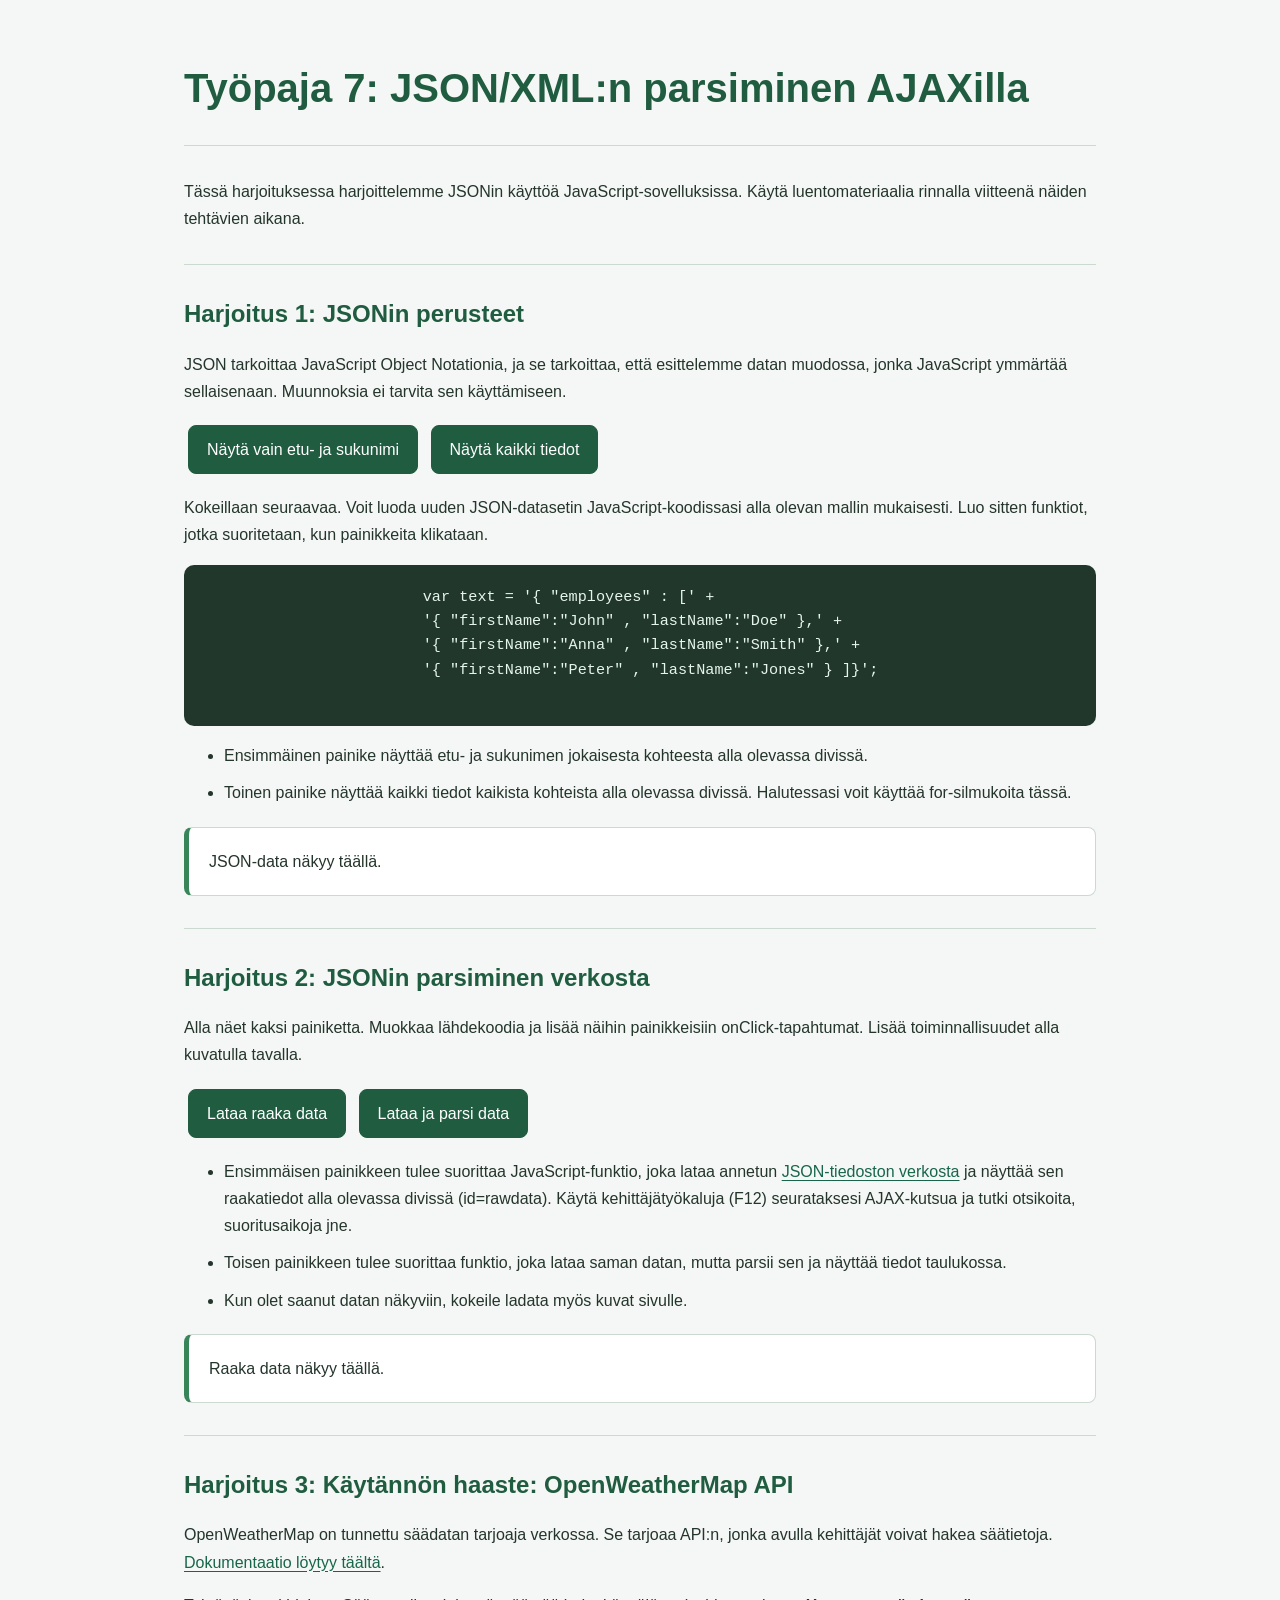
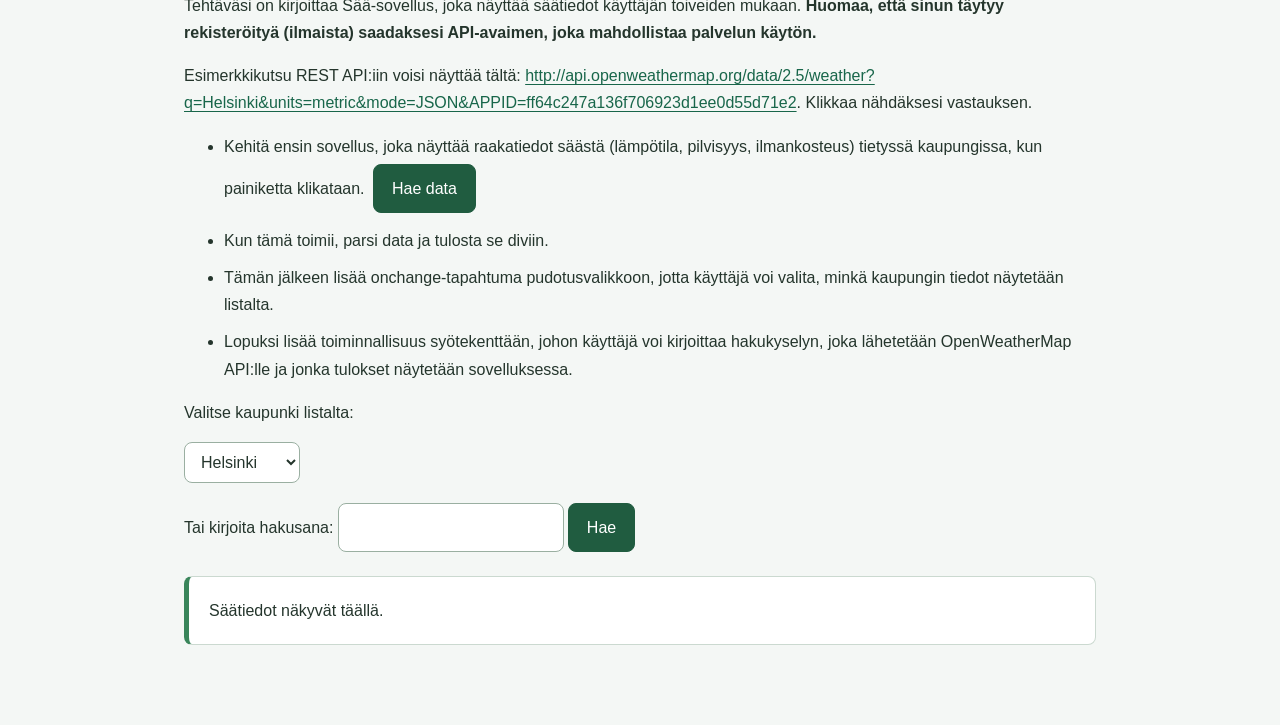
<file: WS07_AJAX/Workshop07.html>
<!DOCTYPE html>
<HTML lang="fi">

<head>
	<meta charset="utf-8">
	<title>Työpaja 7</title>
	<link rel="stylesheet" href="css/styles.css">
	<meta name="viewport" content="width=device-width, initial-scale=1">
</head>

<body class="ws8">
	<h1>Työpaja 7: JSON/XML:n parsiminen AJAXilla</h1>
	<hr />
	<p>Tässä harjoituksessa harjoittelemme JSONin käyttöä JavaScript-sovelluksissa. Käytä luentomateriaalia rinnalla
		viitteenä näiden tehtävien aikana.</p>

	<hr />
	<h2>Harjoitus 1: JSONin perusteet</h2>
	<p>JSON tarkoittaa JavaScript Object Notationia, ja se tarkoittaa, että esittelemme datan muodossa, jonka JavaScript
		ymmärtää sellaisenaan. Muunnoksia ei tarvita sen käyttämiseen.</p>
	<p>
		<button>Näytä vain etu- ja sukunimi</button>
		<button>Näytä kaikki tiedot</button>
	</p>
	<p>Kokeillaan seuraavaa. Voit luoda uuden JSON-datasetin JavaScript-koodissasi alla olevan mallin mukaisesti. Luo
		sitten funktiot, jotka suoritetaan, kun painikkeita klikataan.</p>

	<pre>
			var text = '{ "employees" : [' +
			'{ "firstName":"John" , "lastName":"Doe" },' +
			'{ "firstName":"Anna" , "lastName":"Smith" },' +
			'{ "firstName":"Peter" , "lastName":"Jones" } ]}';
		</pre>
	<ul>
		<li>Ensimmäinen painike näyttää etu- ja sukunimen jokaisesta kohteesta alla olevassa divissä.</li>
		<li>Toinen painike näyttää kaikki tiedot kaikista kohteista alla olevassa divissä. Halutessasi voit käyttää
			for-silmukoita tässä.</li>
	</ul>
	<div id="jsondata">JSON-data näkyy täällä.</div>
	<hr />
	<h2>Harjoitus 2: JSONin parsiminen verkosta</h2>
	<p>Alla näet kaksi painiketta. Muokkaa lähdekoodia ja lisää näihin painikkeisiin onClick-tapahtumat. Lisää
		toiminnallisuudet alla kuvatulla tavalla.</p>
	<p>
		<button>Lataa raaka data</button>
		<button>Lataa ja parsi data</button>
	</p>

	<ul>
		<li>Ensimmäisen painikkeen tulee suorittaa JavaScript-funktio, joka lataa annetun <a
				href="http://www.omdbapi.com/?s=star+wars&apikey=cbbc6750">JSON-tiedoston verkosta</a> ja näyttää sen
			raakatiedot alla olevassa divissä (id=rawdata). Käytä kehittäjätyökaluja (F12) seurataksesi AJAX-kutsua ja
			tutki otsikoita, suoritus­aikoja jne.</li>
		<li>Toisen painikkeen tulee suorittaa funktio, joka lataa saman datan, mutta parsii sen ja näyttää tiedot
			taulukossa.</li>
		<li>Kun olet saanut datan näkyviin, kokeile ladata myös kuvat sivulle.</li>
	</ul>
	<div id="rawdata">Raaka data näkyy täällä.</div>

	<hr />
	<h2>Harjoitus 3: Käytännön haaste: OpenWeatherMap API</h2>

	<p>OpenWeatherMap on tunnettu säädatan tarjoaja verkossa. Se tarjoaa API:n, jonka avulla kehittäjät voivat hakea
		säätietoja. <a href="https://openweathermap.org/api">Dokumentaatio löytyy täältä</a>.</p>
	<p>Tehtäväsi on kirjoittaa Sää-sovellus, joka näyttää säätiedot käyttäjän toiveiden mukaan. <b>Huomaa, että sinun
			täytyy rekisteröityä (ilmaista) saadaksesi API-avaimen, joka mahdollistaa palvelun käytön.</b></p>

	<p>Esimerkkikutsu REST API:iin voisi näyttää tältä: <a
			href="http://api.openweathermap.org/data/2.5/weather?q=Helsinki&units=metric&mode=JSON&APPID=ff64c247a136f706923d1ee0d55d71e2">http://api.openweathermap.org/data/2.5/weather?q=Helsinki&units=metric&mode=JSON&APPID=ff64c247a136f706923d1ee0d55d71e2</a>.
		Klikkaa nähdäksesi vastauksen.</p>
	<ul>
		<li>Kehitä ensin sovellus, joka näyttää raakatiedot säästä (lämpötila, pilvisyys, ilmankosteus) tietyssä
			kaupungissa, kun painiketta klikataan. <button>Hae data</button></li>
		<li>Kun tämä toimii, parsi data ja tulosta se diviin.</li>
		<li>Tämän jälkeen lisää onchange-tapahtuma pudotusvalikkoon, jotta käyttäjä voi valita, minkä kaupungin tiedot
			näytetään listalta.</li>
		<li>Lopuksi lisää toiminnallisuus syötekenttään, johon käyttäjä voi kirjoittaa hakukyselyn, joka lähetetään
			OpenWeatherMap API:lle ja jonka tulokset näytetään sovelluksessa.</li>
	</ul>
	<p>Valitse kaupunki listalta:</p>
	<select name="mySelect" id="city" onchange="">
		<option value="Helsinki">Helsinki</option>
		<option value="Stockholm">Tukholma</option>
		<option value="Rome">Rooma</option>
		<option value="New York">New York</option>
	</select>
	<p>Tai kirjoita hakusana: <input id="citysearch" /><button id="search">Hae</button></p>
	<div id="weatherdata">Säätiedot näkyvät täällä.</div>

</body>

</html>
</file>
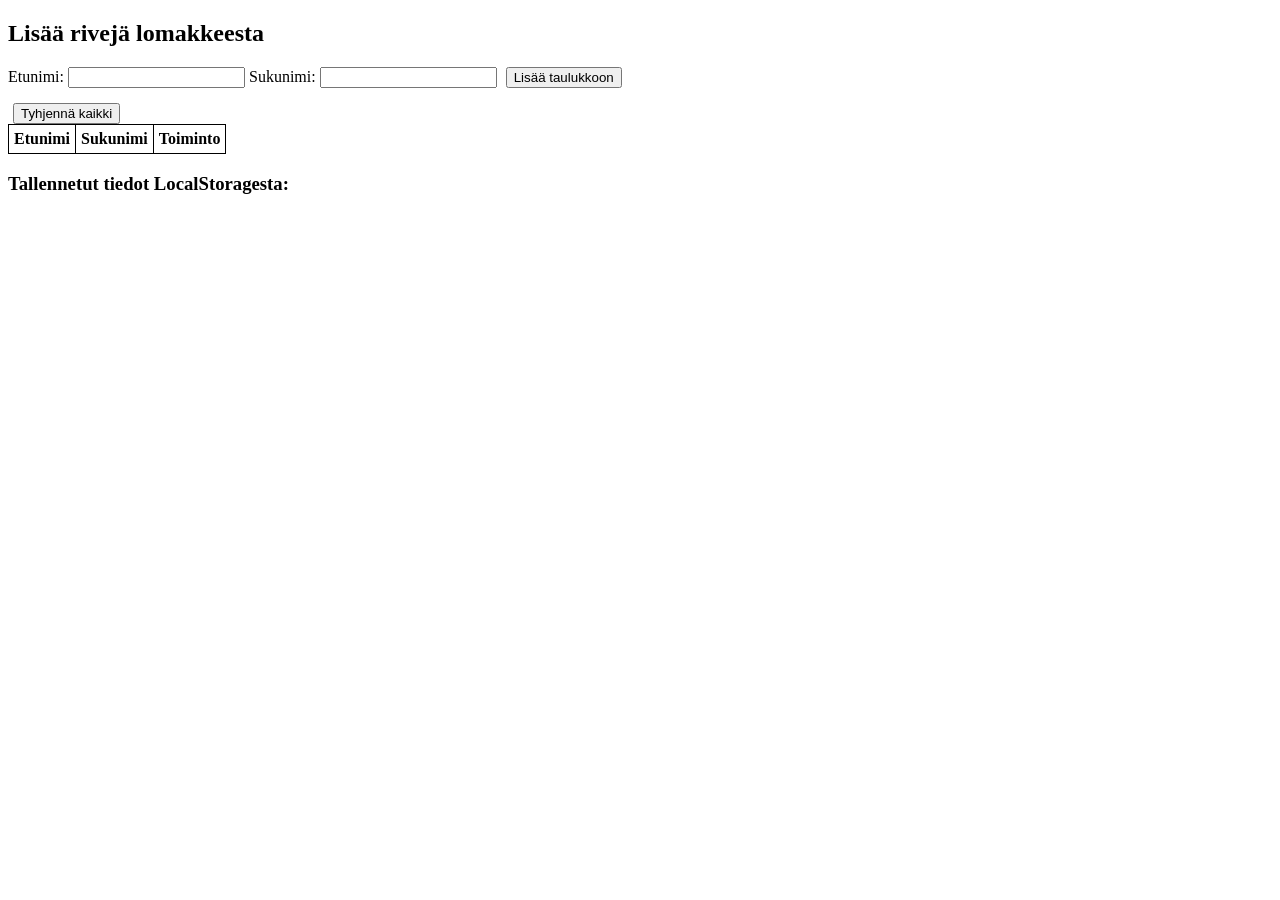
<file: WS04_DOM/demoja/lomake.taulu.html>
<!DOCTYPE html>
<html lang="fi">

<head>
    <meta charset="UTF-8">
    <title>Lomake + LocalStorage</title>
    <style>
        table,
        th,
        td {
            border: 1px solid black;
            border-collapse: collapse;
            padding: 5px;
        }

        form {
            margin-bottom: 15px;
        }

        button {
            margin-left: 5px;
        }
    </style>
</head>

<body>
    <h2>Lisää rivejä lomakkeesta</h2>

    <!-- Lomake nimien lisäämiseen -->
    <form id="lomake">
        Etunimi: <input type="text" id="etunimi" required>
        Sukunimi: <input type="text" id="sukunimi" required>
        <button type="submit">Lisää taulukkoon</button>
    </form>

    <!-- Nappi kaikkien tietojen tyhjentämiseen -->
    <button id="tyhjenna">Tyhjennä kaikki</button>

    <!-- Taulukko nimien näyttämiseen -->
    <table id="taulukko">
        <tr>
            <th>Etunimi</th>
            <th>Sukunimi</th>
            <th>Toiminto</th>
        </tr>
    </table>

    <!-- Lista tallennetuista nimistä LocalStoragesta -->
    <h3>Tallennetut tiedot LocalStoragesta:</h3>
    <ul id="tallennetut"></ul>

    <script>
        // Haetaan DOM-elementit
        const lomake = document.getElementById("lomake");
        const taulukko = document.getElementById("taulukko");
        const tallennetut = document.getElementById("tallennetut");
        const tyhjennaBtn = document.getElementById("tyhjenna");

        // --- Hakee LocalStoragesta tallennetut henkilöt ---
        function haeTallennetut() {
            const data = localStorage.getItem("henkilot");
            // Jos ei ole dataa, palautetaan tyhjä taulukko
            return data ? JSON.parse(data) : [];
        }

        // --- Tallentaa henkilöt LocalStorageen ---
        function tallenna(henkilot) {
            localStorage.setItem("henkilot", JSON.stringify(henkilot));
        }

        // --- Näyttää tallennetut henkilöt listana ---
        function naytaTallennetut() {
            tallennetut.innerHTML = ""; // Tyhjennetään lista ennen uudelleenluontia
            const henkilot = haeTallennetut();
            for (let i = 0; i < henkilot.length; i++) {
                const li = document.createElement("li");
                li.textContent = henkilot[i].etunimi + " " + henkilot[i].sukunimi;
                tallennetut.appendChild(li);
            }
        }

        // --- Lisää rivi taulukkoon ---
        function lisaaTaulukkoon(etunimi, sukunimi) {
            const uusiRivi = taulukko.insertRow(-1); // Lisää rivin taulukon loppuun
            const solu1 = uusiRivi.insertCell(0);
            const solu2 = uusiRivi.insertCell(1);
            const solu3 = uusiRivi.insertCell(2);

            solu1.textContent = etunimi;
            solu2.textContent = sukunimi;

            // Poistonappi, joka poistaa rivin ja päivittää LocalStoragen
            solu3.innerHTML = '<button onclick="poistaRivi(this)">Poista</button>';
        }

        // --- Poistaa rivin taulukosta ja LocalStoragesta ---
        function poistaRivi(painike) {
            const rivi = painike.parentNode.parentNode; // Saadaan taulukon rivi
            const index = rivi.rowIndex - 1; // -1 koska otsikkorivi
            const henkilot = haeTallennetut();

            henkilot.splice(index, 1); // Poistetaan henkilö taulukosta
            tallenna(henkilot);        // Päivitetään LocalStorage

            taulukko.deleteRow(rivi.rowIndex); // Poistetaan HTML-taulukosta
            naytaTallennetut();                // Päivitetään lista
        }

        // --- Lomakkeen lähetys ---
        lomake.addEventListener("submit", function (e) {
            e.preventDefault(); // Estetään lomakkeen oletustapahtuma (sivun lataus)

            const etunimi = document.getElementById("etunimi").value;
            const sukunimi = document.getElementById("sukunimi").value;

            const henkilot = haeTallennetut();
            henkilot.push({ etunimi, sukunimi }); // Lisätään uusi henkilö
            tallenna(henkilot);

            lisaaTaulukkoon(etunimi, sukunimi);
            naytaTallennetut();

            lomake.reset(); // Tyhjennetään lomake
        });

        // --- Tyhjennysnapin toiminto ---
        tyhjennaBtn.addEventListener("click", function () {
            localStorage.removeItem("henkilot"); // Poistetaan tallennettu data

            // Tyhjennetään taulukko, mutta jätetään otsikkorivi
            for (let i = taulukko.rows.length - 1; i > 0; i--) {
                taulukko.deleteRow(i);
            }

            // Tyhjennetään lista
            while (tallennetut.firstChild) {
                tallennetut.removeChild(tallennetut.firstChild);
            }
        });

        // --- Kun sivu ladataan, näytetään tallennetut tiedot ---
        window.onload = function () {
            const henkilot = haeTallennetut();
            for (let i = 0; i < henkilot.length; i++) {
                lisaaTaulukkoon(henkilot[i].etunimi, henkilot[i].sukunimi);
            }
            naytaTallennetut();
        };
    </script>
</body>
</file>
<file: Projekti_1/styles.css>
* {
    box-sizing: border-box;
}

body {
    margin: 0;
    min-height: 100vh;
    font-family: Arial, sans-serif;
    background: #f3f5f9;
    color: #20283b;
}

.container {
    width: 90%;
    max-width: 650px;
    margin: 40px auto;
}

.header {
    text-align: center;
    margin-bottom: 28px;
}

.eyebrow {
    color: #6558d3;
    font-size: 12px;
    font-weight: bold;
    letter-spacing: 2px;
}

h1 {
    font-size: 38px;
    margin: 10px 0;
}

h2 {
    font-size: 20px;
    margin-top: 0;
}

.header p:last-child,
.task-heading p {
    color: #747b8c;
}

.card {
    background: white;
    padding: 25px;
    border-radius: 16px;
    box-shadow: 0 5px 20px #20283b0d;
    margin-bottom: 30px;
}

label {
    display: block;
    font-weight: bold;
    font-size: 14px;
    margin: 15px 0 8px;
}

input,
select {
    display: block;
    width: 100%;
    padding: 12px;
    border: 1px solid #dce0e9;
    border-radius: 8px;
    font-size: 15px;
    background: white;
}

input:focus,
select:focus {
    outline: 2px solid #c6c0ff;
    border-color: #6558d3;
}

input.invalid {
    border: 2px solid #dc3545;
    background: #fff5f5;
}

.error {
    display: block;
    color: #dc3545;
    margin-top: 6px;
    min-height: 16px;
}

button {
    cursor: pointer;
    font-size: 14px;
    border: none;
    border-radius: 8px;
    padding: 11px 15px;
}

.add-button {
    width: 100%;
    background: #6558d3;
    color: white;
    font-weight: bold;
    margin-top: 18px;
}

.add-button:hover {
    background: #5144b7;
}

.task-heading {
    display: flex;
    justify-content: space-between;
    align-items: center;
}

.task-heading h2 {
    margin-bottom: 5px;
}

.task-heading p {
    margin-top: 0;
    font-size: 14px;
}

.filters {
    display: flex;
    gap: 8px;
    margin: 20px 0;
    flex-wrap: wrap;
}

.filter {
    background: #e8eaf2;
    color: #454c60;
}

.filter.active {
    background: #6558d3;
    color: white;
}

.task-list {
    list-style: none;
    padding: 0;
    margin: 0;
}

.task-item {
    display: flex;
    align-items: center;
    gap: 12px;
    padding: 16px;
    background: white;
    border: 1px solid #e5e8f0;
    border-radius: 10px;
    margin-bottom: 10px;
}

.task-item input[type="checkbox"] {
    width: 18px;
    height: 18px;
    flex-shrink: 0;
    accent-color: #6558d3;
    cursor: pointer;
}

.task-content {
    flex: 1;
    min-width: 0;
    overflow-wrap: anywhere;
}

.task-name {
    font-weight: bold;
}

.task-item.completed .task-name {
    text-decoration: line-through;
    color: #969cac;
}

.priority {
    display: inline-block;
    font-size: 11px;
    margin-top: 7px;
    padding: 4px 8px;
    border-radius: 20px;
    background: #edf0f7;
    color: #515b72;
}

.priority.kiireellinen {
    background: #ffe5e5;
    color: #bb3030;
}

.priority.tärkeä {
    background: #fff0d1;
    color: #8b5a00;
}

.delete-button {
    background: #fff0f0;
    color: #c83232;
}

.delete-button:hover {
    background: #ffdddd;
}

.empty-message {
    text-align: center;
    color: #858b9b;
    padding: 20px 5px;
}

footer {
    text-align: center;
    color: #9298a6;
    font-size: 13px;
    margin: 35px 0;
}

@media (max-width: 480px) {
    .container {
        margin: 20px auto;
    }

    h1 {
        font-size: 32px;
    }

    .card {
        padding: 18px;
    }

    .task-item {
        padding: 12px;
        gap: 8px;
    }

    .delete-button {
        padding: 9px;
    }
}
</file>
<file: Projekti_2/style.css>
* {
    margin: 0;
    padding: 0;
    box-sizing: border-box;
}

body {
    font-family: Arial, sans-serif;
    background: #11111b;
    color: white;
}

header {
    text-align: center;
    padding: 45px 20px;
    background: linear-gradient(135deg, #502080, #17172d);
}

header h1 {
    font-size: 36px;
    margin-bottom: 10px;
}

main {
    max-width: 1100px;
    margin: auto;
    padding: 30px 20px;
}

section {
    margin-bottom: 35px;
}

h2 {
    margin-bottom: 20px;
    color: #c7a4ff;
}

.search-section {
    text-align: center;
    padding: 25px;
    background: #1e1e32;
    border-radius: 12px;
}

form {
    display: flex;
    justify-content: center;
    gap: 10px;
    flex-wrap: wrap;
}

input {
    padding: 13px;
    width: 65%;
    max-width: 400px;
    border: 1px solid #555;
    border-radius: 8px;
    background: #292941;
    color: white;
    font-size: 16px;
}

button {
    padding: 12px 20px;
    background: #9147ff;
    color: white;
    border: none;
    border-radius: 8px;
    cursor: pointer;
    font-size: 15px;
}

button:hover {
    background: #7130d4;
}

.artist-list {
    display: flex;
    flex-wrap: wrap;
    gap: 10px;
}

.album-list {
    display: grid;
    grid-template-columns: repeat(auto-fit, minmax(180px, 1fr));
    gap: 20px;
}

.album-card {
    background: #202036;
    padding: 12px;
    border-radius: 12px;
    cursor: pointer;
    transition: transform 0.2s;
}

.album-card:hover {
    transform: translateY(-5px);
    background: #30304c;
}

.album-card img {
    width: 100%;
    aspect-ratio: 1 / 1;
    object-fit: cover;
    border-radius: 8px;
}

.album-card h3 {
    margin-top: 12px;
    font-size: 16px;
}

.album-card p {
    color: #aaa;
    margin-top: 6px;
    font-size: 13px;
}

#albumContent {
    background: #202036;
    padding: 20px;
    border-radius: 12px;
}

#albumContent img {
    width: 180px;
    border-radius: 10px;
    margin-bottom: 15px;
}

#albumContent ol {
    padding-left: 25px;
    line-height: 2;
}

#message {
    margin: 20px 0;
    color: #c7a4ff;
}

footer {
    text-align: center;
    padding: 25px;
    color: #999;
    background: #1b1b2c;
}

@media (max-width: 600px) {
    header h1 {
        font-size: 27px;
    }

    input {
        width: 100%;
    }

    form button {
        width: 100%;
    }
}
</file>
<file: WS05_FLS/css/styles.css>
/* Simple shared styles for the English and Finnish workshop. */
* { box-sizing: border-box; }
body {
  margin: 0;
  padding: 24px;
  font-family: Arial, Helvetica, sans-serif;
  line-height: 1.6;
  color: #24343c;
  background: #f4f7f5;
}
main { max-width: 900px; margin: auto; }
header { margin-bottom: 32px; }
h1 { font-size: clamp(1.8rem, 4vw, 2.5rem); line-height: 1.2; color: #155e4c; }
h2 { margin-top: 0; color: #155e4c; font-size: 1.4rem; }
.course { color: #52635d; font-weight: bold; }
.notice { font-weight: bold; }
section { margin-bottom: 24px; padding: 24px; background: white; border-radius: 12px; }
li { margin-bottom: 10px; }
a { color: #155e4c; }
form { max-width: 520px; margin-top: 24px; }
label { display: block; margin-top: 14px; font-weight: bold; }
input, select, textarea {
  width: 100%; padding: 10px; margin-top: 5px;
  font: inherit; border: 1px solid #8c9d96; border-radius: 6px;
}
button {
  margin-top: 16px; padding: 10px 18px; font: inherit;
  color: white; background: #155e4c; border: 1px solid #155e4c;
  border-radius: 6px; cursor: pointer;
}
button:hover { background: #104b3d; }
.secondary { color: #155e4c; background: white; }
.secondary:hover { background: #edf4f0; }
.actions { display: flex; flex-wrap: wrap; gap: 10px; }
:focus-visible { outline: 3px solid #bd650d; outline-offset: 3px; }
.error { display: block; color: #b42318; font-size: .95rem; }
.invalid { border: 2px solid #b42318; }
.saved { padding: 16px; background: #edf4f0; border-radius: 6px; white-space: pre-line; }
footer { color: #52635d; }
@media (max-width: 600px) {
  body { padding: 14px; }
  section { padding: 18px; }
}
</file>
<file: WS08_LMX/css/styles.css>
body {
    font-family: Arial, sans-serif;
    background-color: #eaf3f8;
    text-align: center;
    padding: 40px;
}

h1 {
    color: #234567;
}

input, select, button {
    padding: 10px;
    margin: 8px;
    border-radius: 5px;
    border: 1px solid #ccc;
}

button {
    background-color: #2878b5;
    color: white;
    cursor: pointer;
    border: none;
}

button:hover {
    background-color: #185783;
}

#weatherdata {
    background-color: white;
    max-width: 400px;
    margin: 25px auto;
    padding: 20px;
    border-radius: 10px;
    box-shadow: 0 2px 8px rgba(0, 0, 0, 0.1);
}

#weatherdata h2 {
    color: #2878b5;
}
</file>
<file: WS03_JS_events/css/styles.css>
body {
  font-family: "Trebuchet MS", Helvetica, sans-serif;
  color: #333333;
  margin: 20px;
}
.ws3 {
  max-width: 1080px;
  margin: 0 auto;
  padding: 0 28px 40px;
  box-sizing: border-box;
  background: #f7f4ec;
  color: #3f4034;
  line-height: 1.6;
}
h1:before {
  content: "Dynamic Web Applications with JavaScript";
  display: block;
  font-size: 60%;
  font-style: italic;
}
.ws3 h1 {
  margin-bottom: 12px;
  color: #315c4c;
  font-size: 2em;
  font-weight: 600;
}
.ws3 h1::before {
  margin-bottom: 6px;
  color: #a66a2c;
  font-size: 45%;
  font-weight: 400;
  letter-spacing: 0.04em;
}
.ws3 h2 {
  color: #315c4c;
}
.ws3 hr {
  border: 0;
  border-top: 2px solid #c9954a;
}
.red-box {
  background: red;
  width: 50px;
  height: 50px;
}
.no-border {
  border: 0;
  height: auto;
  padding: 0;
  margin: 0;
}
.red,
.error,
.error textarea,
.error input {
  border-color: red;
  color: red;
}
div.border {
  border: 1px solid black;
  padding: 5px;
  float: left;
}
.clear {
  clear: both;
}
.ws3 div,
.ws4.div {
  width: 200px;
  height: 100px;
  border: 1px solid black;
}
.ws3 #tableContainer,
.ws3 #preview {
  width: auto;
  height: auto;
}
.ws3 table.display {
  width: 100%;
  max-width: 760px;
  margin: 16px 0;
}
.ws3 pre {
  max-width: 100%;
  overflow-x: auto;
  white-space: pre-wrap;
  overflow-wrap: anywhere;
}
.ws3 table,
.ws3 tr,
.ws3 td {
  margin: 10px;
  padding: 10px;
}
.ws3 table,
.ws3 tr,
.ws3 td,
.ws3 th,
.ws5 table,
ws5.tr,
ws5.td {
  border: 1px solid gray;
  width: 50%;
  border-collapse: collapse;
  padding: 5px;
}
table.display {
  width: 80%;
}
.ws4 img {
  position: relative;
  left: 0px;
}
.ws5 div {
  width: 200px;
  margin: 20px;
  padding: 20px;
  border: 1px solid black;
}
.ws5 span {
  display: none;
}
.ws5 .error span {
  display: block;
}
.ws6 div {
  margin-bottom: 10px;
}
.ws6 table,
.ws6 tr,
.ws6 td,
.ws7 table,
.ws7 tr,
.ws7 td {
  border: 1px solid gray;
  width: 50%;
}
.ws7 div {
  min-width: 200px;
  width: auto;
  min-height: 200px;
  height: auto;
  border: 1px solid black;
}
.ws8 table {
  border-collapse: collapse;
  width: 700px;
  border: 1px solid black;
}
.ws8 th,
.ws8 td {
  padding: 4px;
  font-family: Verdana;
  font-size: 12px;
}
.ws8 tr:nth-child(even) {
  background-color: #f2f2f2;
}
.ws8 th,
.ws8 td {
  border: 1px solid #ddd;
}
.ws8 td {
  height: 40px;
  text-align: center;
  vertical-align: middle;
}
.ws8 img {
  width: 100px;
}
#jsondata,
#rawdata,
#weatherdata {
  border: 1px solid black;
  padding: 10px;
}
.ws9 div {
  width: 200px;
  height: 100px;
  border: 1px solid black;
}
#ajax {
  width: 80%;
  height: 500px;
  border: 1px solid black;
  overflow: auto;
  padding: 20px;
}
.ws-9 #main-content {
  width: 100%;
  height: auto;
  border: 0;
}
</file>
<file: WS04_DOM/css/styles.css>
* {
    box-sizing: border-box;
}

body {
    max-width: 1000px;
    margin: 0 auto;
    padding: 2rem;

    font-family: "Trebuchet MS", Helvetica, sans-serif;
    line-height: 1.6;
    color: #333333;
    background-color: #f5f5f5;
}

header,
section {
    margin-bottom: 2rem;
    padding: 1.5rem;

    background-color: white;
    border-radius: 8px;
}

h1 {
    margin-top: 0;
    color: #31107a;
}

h2 {
    color: #1966a2;
}

h3 {
    color: #31107a;
}

hr {
    margin: 2rem 0;
    border: 0;
    border-top: 1px solid #cccccc;
}

button {
    margin: 0.25rem;
    padding: 0.6rem 1rem;

    font: inherit;
    color: white;
    background-color: #31107a;

    border: 0;
    border-radius: 4px;
    cursor: pointer;
}

button:hover {
    background-color: #5631a5;
}

button:focus-visible,
input:focus-visible,
select:focus-visible {
    outline: 3px solid #28a78e;
    outline-offset: 2px;
}

.buttons {
    display: flex;
    flex-wrap: wrap;
    gap: 0.5rem;
    margin: 1rem 0;
}

.instructions {
    padding: 1rem;
    background-color: #f0eef8;
    border-left: 5px solid #31107a;
}

code {
    padding: 0.1rem 0.3rem;
    font-family: Consolas, monospace;
    background-color: #eeeeee;
    border-radius: 3px;
}

.highlight {
    padding: 1rem;
    color: white;
    background-color: #31107a;
}

.animal-heading {
    color: #31107a;
    font-family: Arial, sans-serif;
}

.image-highlight {
    border: 6px solid #31107a;
}

#animalImage,
#animalContent img {
    display: block;
    width: 400px;
    max-width: 100%;
    height: auto;
    margin: 1rem 0;
}

form {
    display: grid;
    gap: 1rem;
    max-width: 500px;
    margin: 1rem 0;
}

form div {
    display: grid;
    gap: 0.25rem;
}

input,
select {
    padding: 0.6rem;
    font: inherit;
    border: 1px solid #999999;
    border-radius: 4px;
}

table {
    width: 100%;
    margin-top: 1.5rem;
    border-collapse: collapse;
}

th,
td {
    padding: 0.75rem;
    text-align: left;
    border: 1px solid #cccccc;
}

th {
    color: white;
    background-color: #5f795d;
}

tbody tr:nth-child(even) {
    background-color: #f2f2f2;
}

@media (max-width: 600px) {
    body {
        padding: 1rem;
    }

    header,
    section {
        padding: 1rem;
    }

    .buttons {
        flex-direction: column;
    }

    button {
        width: 100%;
    }
}
</file>
<file: WS07_AJAX/css/styles.css>
/* Työpaja 7 – JSON ja AJAX */

* {
  box-sizing: border-box;
}

body.ws8 {
  max-width: 960px;
  margin: 0 auto;
  padding: 36px 24px 60px;
  background-color: #f4f7f5;
  color: #24352c;
  font-family: Arial, Helvetica, sans-serif;
  font-size: 16px;
  line-height: 1.7;
}

.ws8 h1 {
  color: #205c40;
  font-size: clamp(1.8rem, 4vw, 2.5rem);
  line-height: 1.25;
}

.ws8 h2 {
  margin-top: 32px;
  color: #205c40;
  line-height: 1.4;
}

.ws8 hr {
  margin: 32px 0;
  border: 0;
  border-top: 1px solid #cbd9d0;
}

.ws8 a {
  color: #18664a;
  overflow-wrap: anywhere;
  text-underline-offset: 3px;
}

.ws8 li {
  margin-bottom: 10px;
}

.ws8 button,
.ws8 input,
.ws8 select {
  font: inherit;
}

.ws8 button {
  margin: 4px;
  padding: 10px 18px;
  border: 1px solid #205c40;
  border-radius: 8px;
  background-color: #205c40;
  color: white;
  cursor: pointer;
}

.ws8 button:hover {
  background-color: #16452f;
}

.ws8 input,
.ws8 select {
  max-width: 100%;
  padding: 10px 12px;
  border: 1px solid #9aafa1;
  border-radius: 8px;
  background-color: white;
  color: #24352c;
}

.ws8 :is(button, input, select, a):focus-visible {
  outline: 3px solid #b46b00;
  outline-offset: 3px;
}

.ws8 pre {
  padding: 20px;
  overflow-x: auto;
  border-radius: 10px;
  background-color: #22372b;
  color: #e6f5eb;
  font-size: 0.95rem;
  line-height: 1.6;
}

.ws8 #jsondata,
.ws8 #rawdata,
.ws8 #weatherdata {
  margin: 20px 0;
  padding: 20px;
  overflow-wrap: anywhere;
  overflow-x: auto;
  border: 1px solid #cbd9d0;
  border-left: 5px solid #39855a;
  border-radius: 8px;
  background-color: white;
}

.ws8 table {
  width: 100%;
  border-collapse: collapse;
}

.ws8 th,
.ws8 td {
  padding: 12px;
  border: 1px solid #cbd9d0;
  text-align: left;
  vertical-align: top;
}

.ws8 th {
  background-color: #e4eee7;
}

.ws8 img {
  max-width: 100%;
  height: auto;
}
</file>
